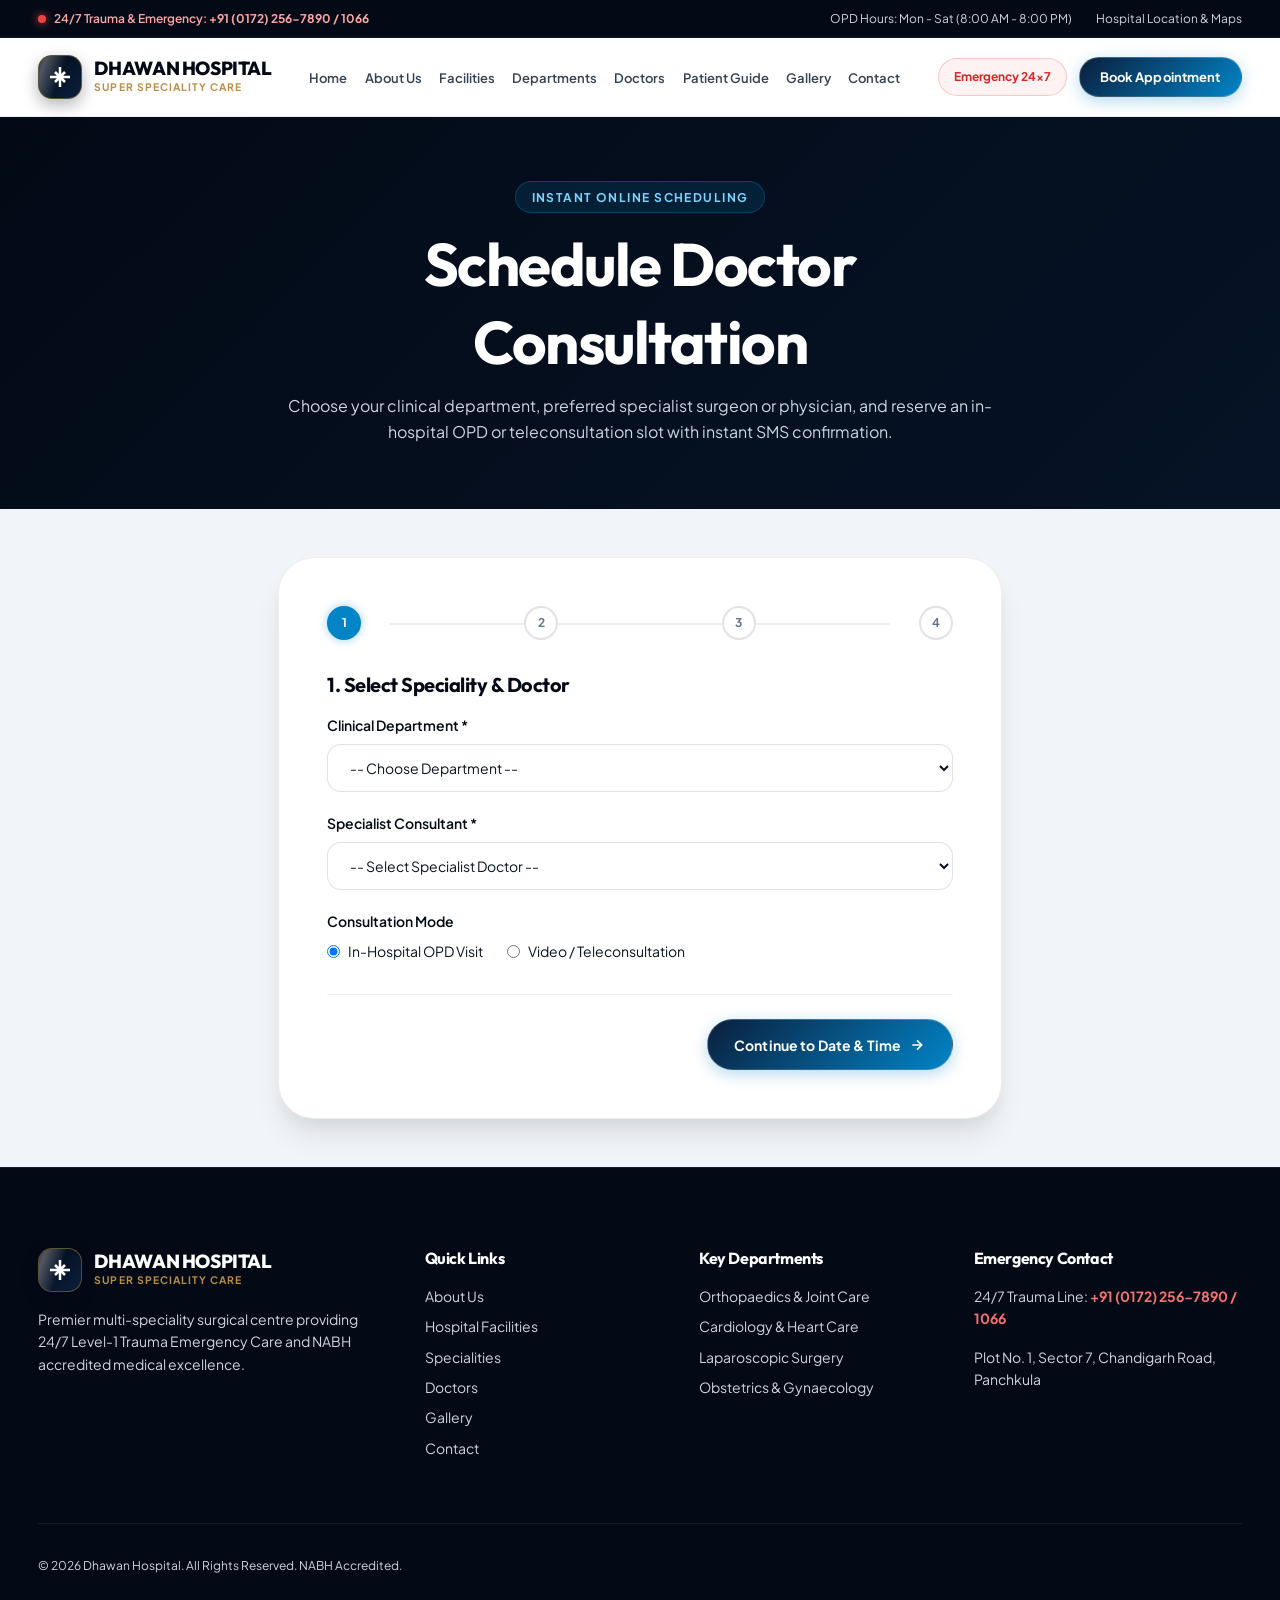
<file: appointment.html>
<!DOCTYPE html>
<html lang="en">
<head>
  <meta charset="UTF-8">
  <meta name="viewport" content="width=device-width, initial-scale=1.0">
  <meta name="description" content="Book Doctor Consultation Online - Schedule OPD appointments or video teleconsultations with senior specialist doctors at Dhawan Hospital.">
  <meta name="keywords" content="Dhawan Hospital Appointment, Book Doctor Panchkula, Online Hospital OPD Booking">
  <meta name="theme-color" content="#07172e">

  <title>Book Doctor Consultation | Dhawan Hospital</title>

  <!-- Google Fonts -->
  <link rel="preconnect" href="https://fonts.googleapis.com">
  <link rel="preconnect" href="https://fonts.gstatic.com" crossorigin>
  <link href="https://fonts.googleapis.com/css2?family=Outfit:wght@400;500;600;700;800&family=Plus+Jakarta+Sans:wght@300;400;500;600;700;800&display=swap" rel="stylesheet">

  <!-- Core CSS -->
  <link rel="stylesheet" href="css/variables.css">
  <link rel="stylesheet" href="css/base.css">
  <link rel="stylesheet" href="css/layout.css">
  <link rel="stylesheet" href="css/components.css">
  <link rel="stylesheet" href="css/responsive.css">
</head>
<body>

  <!-- Custom Cursor -->
  <div class="custom-cursor" aria-hidden="true"></div>
  <div class="cursor-follower" aria-hidden="true"></div>
  <div class="cursor-label" aria-hidden="true"></div>

  <!-- Top Emergency Bar -->
  <aside class="top-bar">
    <div class="container top-bar-inner">
      <div class="top-bar-left">
        <div class="emergency-ticker">
          <span class="emergency-dot"></span>
          <span>24/7 Trauma & Emergency: <strong>+91 (0172) 256-7890 / 1066</strong></span>
        </div>
      </div>
      <div class="top-bar-right">
        <span class="top-bar-link">OPD Hours: Mon - Sat (8:00 AM - 8:00 PM)</span>
        <a href="contact.html" class="top-bar-link">Hospital Location & Maps</a>
      </div>
    </div>
  </aside>

  <!-- Sticky Header -->
  <header class="site-header" id="site-header">
    <div class="container header-container">
      <a href="index.html" class="site-brand">
        <div class="brand-crest">
          <svg width="24" height="24" viewBox="0 0 24 24" fill="none" stroke="currentColor" stroke-width="2.5"><path d="M12 2v20M2 12h20M7 7l10 10M17 7L7 17"></path></svg>
        </div>
        <div class="brand-text">
          <span class="brand-name">DHAWAN HOSPITAL</span>
          <span class="brand-tagline">Super Speciality Care</span>
        </div>
      </a>

      <nav class="main-nav" id="main-nav">
        <ul class="nav-list">
          <li><a href="index.html" class="nav-link">Home</a></li>
          <li><a href="about.html" class="nav-link">About Us</a></li>
          <li><a href="facilities.html" class="nav-link">Facilities</a></li>
          <li><a href="departments.html" class="nav-link">Departments</a></li>
          <li><a href="doctors.html" class="nav-link">Doctors</a></li>
          <li><a href="patient-journey.html" class="nav-link">Patient Guide</a></li>
          <li><a href="gallery.html" class="nav-link">Gallery</a></li>
          <li><a href="contact.html" class="nav-link">Contact</a></li>
        </ul>
      </nav>

      <div class="header-actions">
        <a href="tel:1066" class="btn-header-emergency">
          <span>Emergency 24x7</span>
        </a>
        <a href="appointment.html" class="btn btn-primary btn-magnetic active">
          <span>Book Appointment</span>
        </a>
        <button type="button" class="mobile-nav-toggle" aria-label="Toggle navigation menu">
          <span class="hamburger-line"></span>
        </button>
      </div>
    </div>
  </header>

  <!-- Page Banner -->
  <section class="section-padding" style="background: linear-gradient(135deg, var(--color-primary-950) 0%, var(--color-primary-900) 100%); color: #fff; padding-top: clamp(3rem, 5vw, 5rem); padding-bottom: clamp(3rem, 5vw, 5rem);">
    <div class="container" style="text-align: center; max-width: 800px;">
      <div class="section-label dark" style="margin-left: auto; margin-right: auto;">Instant Online Scheduling</div>
      <h1 style="color: #fff; margin-bottom: var(--spacing-3);">Schedule Doctor Consultation</h1>
      <p style="color: var(--color-text-inverse-muted); font-size: var(--font-size-base);">
        Choose your clinical department, preferred specialist surgeon or physician, and reserve an in-hospital OPD or teleconsultation slot with instant SMS confirmation.
      </p>
    </div>
  </section>

  <!-- Main Booking Wizard Section -->
  <main id="main-content" style="background: var(--color-bg-alt); padding: var(--spacing-12) 0;">
    <div class="container" style="max-width: 800px;">
      
      <div style="background: #ffffff; border-radius: var(--radius-3xl); box-shadow: var(--shadow-xl); border: 1px solid var(--border-light); padding: clamp(1.5rem, 4vw, 3rem);">
        
        <!-- Wizard Progress Bar -->
        <div class="wizard-progress" style="margin-bottom: var(--spacing-8);">
          <div class="wizard-step-bullet active" id="bullet-1">1</div>
          <div class="wizard-step-bullet" id="bullet-2">2</div>
          <div class="wizard-step-bullet" id="bullet-3">3</div>
          <div class="wizard-step-bullet" id="bullet-4">4</div>
        </div>

        <form id="standalone-appointment-form" onsubmit="return false;">

          <!-- STEP 1: Department & Doctor -->
          <div class="form-step active" id="step-1">
            <h3 style="font-size: var(--font-size-xl); margin-bottom: var(--spacing-4);">1. Select Speciality & Doctor</h3>

            <div class="form-group">
              <label for="page-apt-department" class="form-label">Clinical Department *</label>
              <select id="page-apt-department" class="form-control" required>
                <option value="">-- Choose Department --</option>
                <option value="orthopaedics">Orthopaedics & Joint Replacement</option>
                <option value="cardiology">Cardiology & Heart Care</option>
                <option value="surgery">Laparoscopic & GI Surgery</option>
                <option value="gynaecology">Obstetrics & Gynaecology</option>
                <option value="neurology">Neurology & Spine Care</option>
                <option value="critical-care">Intensive & Critical Care</option>
              </select>
            </div>

            <div class="form-group">
              <label for="page-apt-doctor" class="form-label">Specialist Consultant *</label>
              <select id="page-apt-doctor" class="form-control" required>
                <option value="">-- Select Specialist Doctor --</option>
                <option value="dr-rk-dhawan">Dr. R. K. Dhawan (Chief Orthopaedic Surgeon)</option>
                <option value="dr-sunita-dhawan">Dr. Sunita Dhawan (Senior Gynaecologist)</option>
                <option value="dr-arvind-mehta">Dr. Arvind Mehta (Chief Cardiologist)</option>
                <option value="dr-priya-sharma">Dr. Priya Sharma (Senior Laparoscopic Surgeon)</option>
                <option value="dr-vikram-sen">Dr. Vikramaditya Sen (Consultant Neurologist)</option>
                <option value="dr-ananya-verma">Dr. Ananya Verma (Chief Intensivist)</option>
              </select>
            </div>

            <div class="form-group">
              <label class="form-label">Consultation Mode</label>
              <div style="display: flex; gap: var(--spacing-6);">
                <label style="display: flex; align-items: center; gap: var(--spacing-2); font-size: var(--font-size-sm); cursor: pointer;">
                  <input type="radio" name="page-mode" value="in-person" checked> In-Hospital OPD Visit
                </label>
                <label style="display: flex; align-items: center; gap: var(--spacing-2); font-size: var(--font-size-sm); cursor: pointer;">
                  <input type="radio" name="page-mode" value="telehealth"> Video / Teleconsultation
                </label>
              </div>
            </div>

            <div class="form-footer-actions">
              <div></div>
              <button type="button" class="btn btn-primary" id="btn-next-1">
                <span>Continue to Date & Time</span>
                <svg width="16" height="16" viewBox="0 0 24 24" fill="none" stroke="currentColor" stroke-width="2.5"><line x1="5" y1="12" x2="19" y2="12"></line><polyline points="12 5 19 12 12 19"></polyline></svg>
              </button>
            </div>
          </div>

          <!-- STEP 2: Date & Time Slot -->
          <div class="form-step" id="step-2">
            <h3 style="font-size: var(--font-size-xl); margin-bottom: var(--spacing-4);">2. Select Date & Preferred Slot</h3>

            <div class="form-grid-2">
              <div class="form-group">
                <label for="page-apt-date" class="form-label">Preferred Date *</label>
                <input type="date" id="page-apt-date" class="form-control" required value="2026-08-22">
              </div>
              <div class="form-group">
                <label for="page-apt-time" class="form-label">Time Window *</label>
                <select id="page-apt-time" class="form-control" required>
                  <option value="">-- Choose Slot --</option>
                  <option value="Morning (10:00 AM - 12:00 PM)" selected>Morning (10:00 AM - 12:00 PM)</option>
                  <option value="Afternoon (01:00 PM - 03:00 PM)">Afternoon (01:00 PM - 03:00 PM)</option>
                  <option value="Evening (04:00 PM - 07:00 PM)">Evening (04:00 PM - 07:00 PM)</option>
                </select>
              </div>
            </div>

            <div style="background: var(--color-accent-50); border: 1px solid var(--color-accent-100); padding: var(--spacing-4); border-radius: var(--radius-xl); font-size: var(--font-size-xs); color: var(--color-accent-600); margin-top: var(--spacing-4);">
              ℹ️ Consultation duration is typically 20-30 minutes. Please arrive 10 minutes before your slot.
            </div>

            <div class="form-footer-actions">
              <button type="button" class="btn btn-secondary" id="btn-prev-2">Back</button>
              <button type="button" class="btn btn-primary" id="btn-next-2">
                <span>Continue to Patient Details</span>
                <svg width="16" height="16" viewBox="0 0 24 24" fill="none" stroke="currentColor" stroke-width="2.5"><line x1="5" y1="12" x2="19" y2="12"></line><polyline points="12 5 19 12 12 19"></polyline></svg>
              </button>
            </div>
          </div>

          <!-- STEP 3: Patient Information -->
          <div class="form-step" id="step-3">
            <h3 style="font-size: var(--font-size-xl); margin-bottom: var(--spacing-4);">3. Patient Contact & Medical Notes</h3>

            <div class="form-grid-2">
              <div class="form-group">
                <label for="page-apt-name" class="form-label">Patient Full Name *</label>
                <input type="text" id="page-apt-name" class="form-control" placeholder="Ramesh Sharma" required value="Ramesh Sharma">
              </div>
              <div class="form-group">
                <label for="page-apt-phone" class="form-label">Mobile / WhatsApp Number *</label>
                <input type="tel" id="page-apt-phone" class="form-control" placeholder="+91 98765 43210" required value="+91 98765 43210">
              </div>
            </div>

            <div class="form-grid-2">
              <div class="form-group">
                <label for="page-apt-email" class="form-label">Email Address</label>
                <input type="email" id="page-apt-email" class="form-control" placeholder="ramesh@example.com">
              </div>
              <div class="form-group">
                <label for="page-apt-age" class="form-label">Age & Gender</label>
                <input type="text" id="page-apt-age" class="form-control" placeholder="52 Yrs, Male" value="52 Yrs, Male">
              </div>
            </div>

            <div class="form-group">
              <label for="page-apt-notes" class="form-label">Reason for Visit / Past History</label>
              <textarea id="page-apt-notes" class="form-control" rows="3" placeholder="Describe symptoms or ongoing medications..."></textarea>
            </div>

            <div class="form-footer-actions">
              <button type="button" class="btn btn-secondary" id="btn-prev-3">Back</button>
              <button type="button" class="btn btn-primary" id="btn-next-3">
                <span>Confirm & Generate Booking Slip</span>
                <svg width="16" height="16" viewBox="0 0 24 24" fill="none" stroke="currentColor" stroke-width="2.5"><line x1="5" y1="12" x2="19" y2="12"></line><polyline points="12 5 19 12 12 19"></polyline></svg>
              </button>
            </div>
          </div>

          <!-- STEP 4: Confirmation Slip -->
          <div class="form-step" id="step-4">
            <div style="text-align: center; margin-bottom: var(--spacing-6);">
              <div style="width: 60px; height: 60px; border-radius: 50%; background: var(--color-success-50); color: var(--color-success-600); display: inline-flex; align-items: center; justify-content: center; font-size: 2rem; margin-bottom: var(--spacing-3);">✓</div>
              <h3 style="font-size: var(--font-size-2xl); margin-bottom: 4px;">Appointment Confirmed!</h3>
              <p style="font-size: var(--font-size-sm); color: var(--color-text-secondary);">Your consultation slot has been reserved in our hospital OPD management system.</p>
            </div>

            <div id="page-confirmation-card">
              <!-- Rendered via JS -->
            </div>
          </div>

        </form>

      </div>

    </div>
  </main>

  <!-- Footer -->
  <footer class="site-footer" id="contact">
    <div class="container">
      <div class="footer-top">
        <div>
          <div class="site-brand" style="margin-bottom: var(--spacing-4);">
            <div class="brand-crest"><svg width="24" height="24" viewBox="0 0 24 24" fill="none" stroke="currentColor" stroke-width="2.5"><path d="M12 2v20M2 12h20M7 7l10 10M17 7L7 17"></path></svg></div>
            <div class="brand-text"><span class="brand-name" style="color: #fff;">DHAWAN HOSPITAL</span><span class="brand-tagline">Super Speciality Care</span></div>
          </div>
          <p style="color: var(--color-text-inverse-muted); font-size: var(--font-size-sm);">Premier multi-speciality surgical centre providing 24/7 Level-1 Trauma Emergency Care and NABH accredited medical excellence.</p>
        </div>
        <div>
          <h4 style="color: #fff; font-size: var(--font-size-base); margin-bottom: var(--spacing-4);">Quick Links</h4>
          <ul style="display: flex; flex-direction: column; gap: var(--spacing-2); font-size: var(--font-size-sm);">
            <li><a href="about.html" style="color: var(--color-text-inverse-muted);">About Us</a></li>
            <li><a href="facilities.html" style="color: var(--color-text-inverse-muted);">Hospital Facilities</a></li>
            <li><a href="departments.html" style="color: var(--color-text-inverse-muted);">Specialities</a></li>
            <li><a href="doctors.html" style="color: var(--color-text-inverse-muted);">Doctors</a></li>
            <li><a href="gallery.html" style="color: var(--color-text-inverse-muted);">Gallery</a></li>
            <li><a href="contact.html" style="color: var(--color-text-inverse-muted);">Contact</a></li>
          </ul>
        </div>
        <div>
          <h4 style="color: #fff; font-size: var(--font-size-base); margin-bottom: var(--spacing-4);">Key Departments</h4>
          <ul style="display: flex; flex-direction: column; gap: var(--spacing-2); font-size: var(--font-size-sm);">
            <li><a href="departments.html" style="color: var(--color-text-inverse-muted);">Orthopaedics & Joint Care</a></li>
            <li><a href="departments.html" style="color: var(--color-text-inverse-muted);">Cardiology & Heart Care</a></li>
            <li><a href="departments.html" style="color: var(--color-text-inverse-muted);">Laparoscopic Surgery</a></li>
            <li><a href="departments.html" style="color: var(--color-text-inverse-muted);">Obstetrics & Gynaecology</a></li>
          </ul>
        </div>
        <div>
          <h4 style="color: #fff; font-size: var(--font-size-base); margin-bottom: var(--spacing-4);">Emergency Contact</h4>
          <p style="color: var(--color-text-inverse-muted); font-size: var(--font-size-sm);">24/7 Trauma Line: <a href="tel:1066" style="color: #f87171; font-weight: bold;">+91 (0172) 256-7890 / 1066</a></p>
          <p style="color: var(--color-text-inverse-muted); font-size: var(--font-size-sm);">Plot No. 1, Sector 7, Chandigarh Road, Panchkula</p>
        </div>
      </div>
      <div class="footer-bottom">
        <div>© 2026 Dhawan Hospital. All Rights Reserved. NABH Accredited.</div>
      </div>
    </div>
  </footer>

  <!-- Scripts -->
  <script type="module" src="js/main.js"></script>

  <!-- Standalone Appointment Controller -->
  <script>
    document.addEventListener("DOMContentLoaded", () => {
      // Auto pre-fill from URL params
      const params = new URLSearchParams(window.location.search);
      const urlDept = params.get('dept');
      const urlDoc = params.get('doctor');

      const deptEl = document.getElementById('page-apt-department');
      const docEl = document.getElementById('page-apt-doctor');

      if (urlDept && deptEl) deptEl.value = urlDept;
      if (urlDoc && docEl) docEl.value = urlDoc;

      // Multi-step navigation
      const step1 = document.getElementById('step-1');
      const step2 = document.getElementById('step-2');
      const step3 = document.getElementById('step-3');
      const step4 = document.getElementById('step-4');

      const b1 = document.getElementById('bullet-1');
      const b2 = document.getElementById('bullet-2');
      const b3 = document.getElementById('bullet-3');
      const b4 = document.getElementById('bullet-4');

      document.getElementById('btn-next-1')?.addEventListener('click', () => {
        if (!deptEl.value) return alert('Please select a department.');
        if (!docEl.value) return alert('Please select a doctor.');
        step1.classList.remove('active');
        step2.classList.add('active');
        b1.classList.add('completed');
        b2.classList.add('active');
      });

      document.getElementById('btn-prev-2')?.addEventListener('click', () => {
        step2.classList.remove('active');
        step1.classList.add('active');
        b2.classList.remove('active');
        b1.classList.add('active');
      });

      document.getElementById('btn-next-2')?.addEventListener('click', () => {
        const date = document.getElementById('page-apt-date').value;
        const time = document.getElementById('page-apt-time').value;
        if (!date || !time) return alert('Please choose date and time slot.');
        step2.classList.remove('active');
        step3.classList.add('active');
        b2.classList.add('completed');
        b3.classList.add('active');
      });

      document.getElementById('btn-prev-3')?.addEventListener('click', () => {
        step3.classList.remove('active');
        step2.classList.add('active');
        b3.classList.remove('active');
        b2.classList.add('active');
      });

      document.getElementById('btn-next-3')?.addEventListener('click', () => {
        const name = document.getElementById('page-apt-name').value.trim();
        const phone = document.getElementById('page-apt-phone').value.trim();
        if (!name || !phone) return alert('Please enter patient name and contact phone.');

        step3.classList.remove('active');
        step4.classList.add('active');
        b3.classList.add('completed');
        b4.classList.add('active', 'completed');

        // Render confirmation slip
        const ref = 'DHM-OPD-' + Math.floor(100000 + Math.random() * 900000);
        const deptText = deptEl.options[deptEl.selectedIndex].text;
        const docText = docEl.options[docEl.selectedIndex].text;
        const dateVal = document.getElementById('page-apt-date').value;
        const timeVal = document.getElementById('page-apt-time').value;

        document.getElementById('page-confirmation-card').innerHTML = `
          <div style="background: var(--color-bg-alt); border-radius: var(--radius-2xl); padding: 1.5rem; border: 1px solid var(--border-light); margin-bottom: 1.5rem;">
            <div style="display: flex; justify-content: space-between; align-items: center; border-bottom: 1px dashed var(--border-medium); padding-bottom: 1rem; margin-bottom: 1rem;">
              <div>
                <span style="font-size: 0.75rem; text-transform: uppercase; color: var(--color-text-muted); font-weight: 700;">Booking Reference ID</span>
                <div style="font-family: var(--font-family-display); font-size: 1.5rem; font-weight: 800; color: var(--color-primary-900);">${ref}</div>
              </div>
              <span style="background: var(--color-success-50); color: var(--color-success-600); font-weight: 700; font-size: 0.8rem; padding: 0.35rem 0.85rem; border-radius: 999px;">Confirmed</span>
            </div>
            <div style="display: grid; grid-template-columns: 1fr 1fr; gap: 0.85rem; font-size: 0.875rem;">
              <div><strong>Patient:</strong> <span style="color: var(--color-text-secondary);">${name}</span></div>
              <div><strong>Phone:</strong> <span style="color: var(--color-text-secondary);">${phone}</span></div>
              <div><strong>Department:</strong> <span style="color: var(--color-text-secondary);">${deptText}</span></div>
              <div><strong>Doctor:</strong> <span style="color: var(--color-text-secondary);">${docText}</span></div>
              <div><strong>Date:</strong> <span style="color: var(--color-text-secondary);">${dateVal}</span></div>
              <div><strong>Slot:</strong> <span style="color: var(--color-text-secondary);">${timeVal}</span></div>
            </div>
          </div>
          <div style="display: flex; gap: 1rem; justify-content: center; flex-wrap: wrap;">
            <button type="button" class="btn btn-primary" onclick="window.print();">
              🖨️ Print / Save OPD Slip
            </button>
            <a href="index.html" class="btn btn-secondary">
              Back to Home
            </a>
          </div>
        `;
      });
    });
  </script>
</body>
</html>
</file>
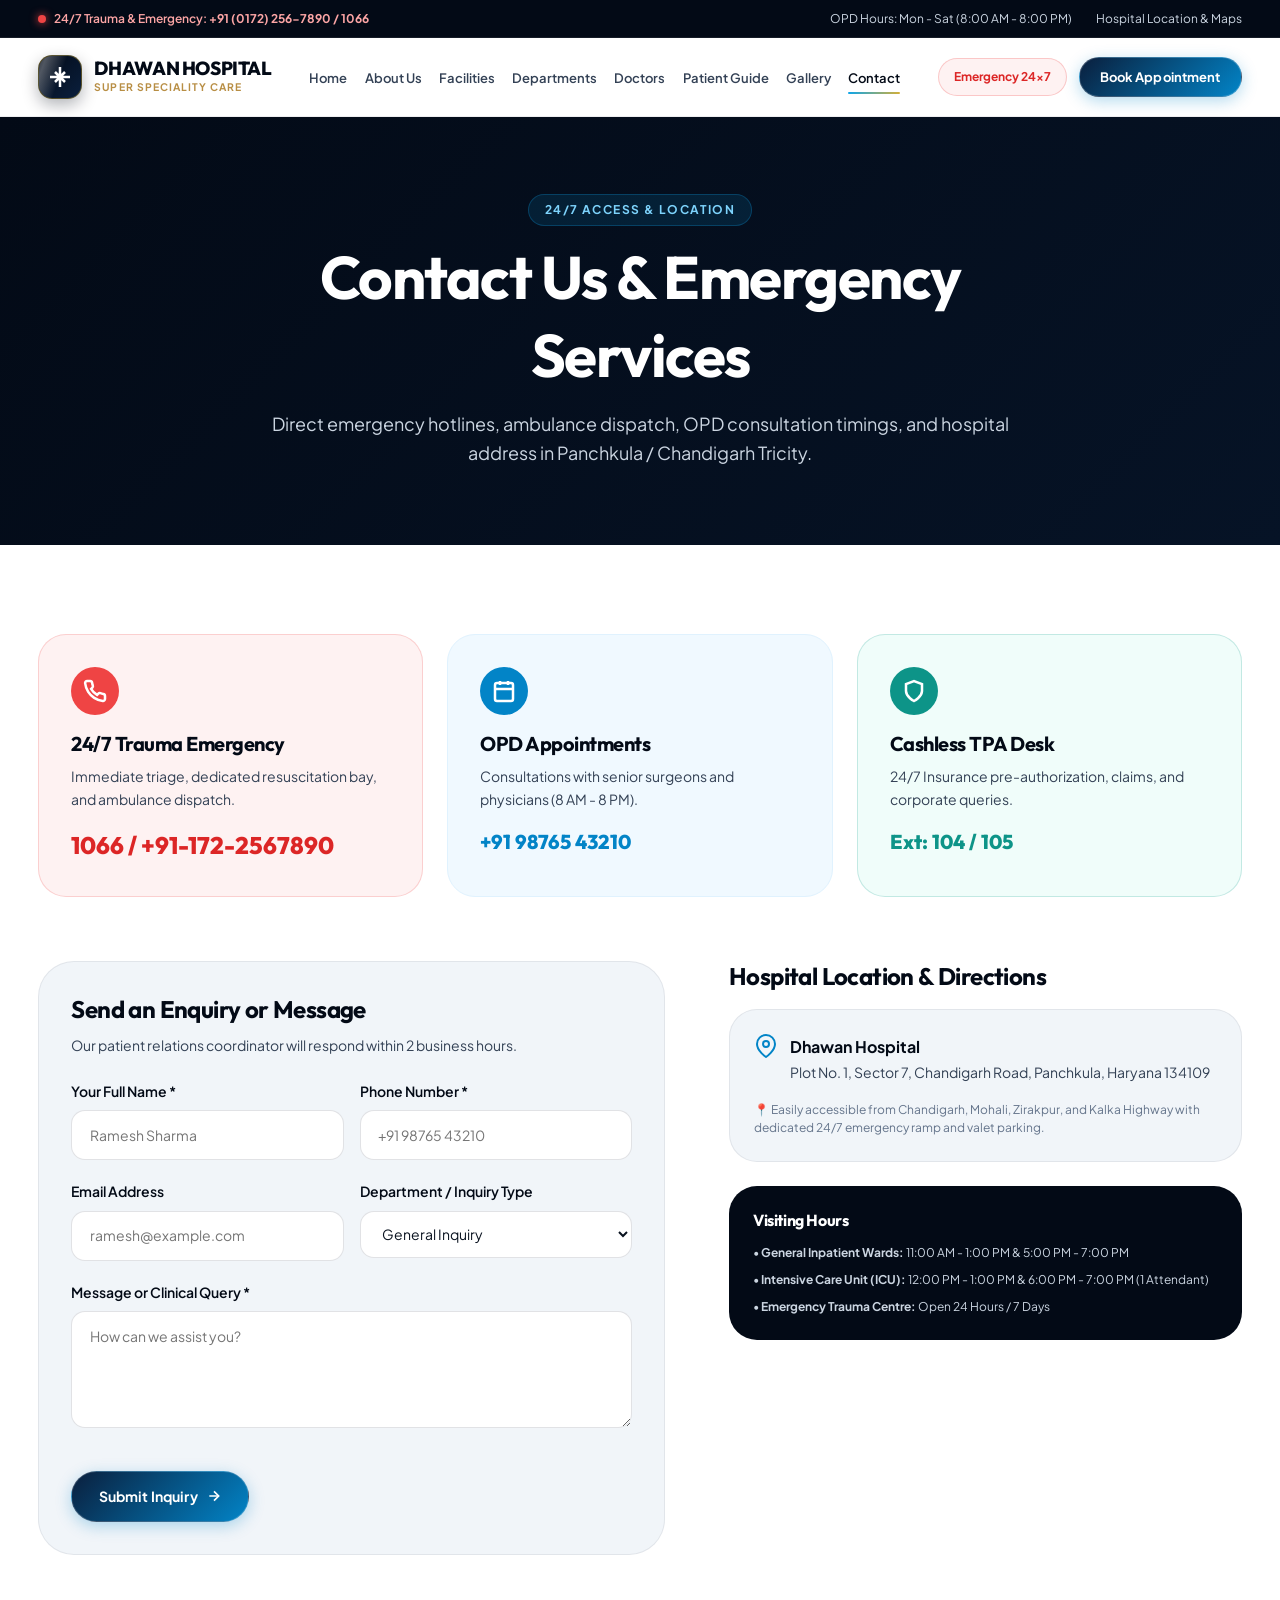
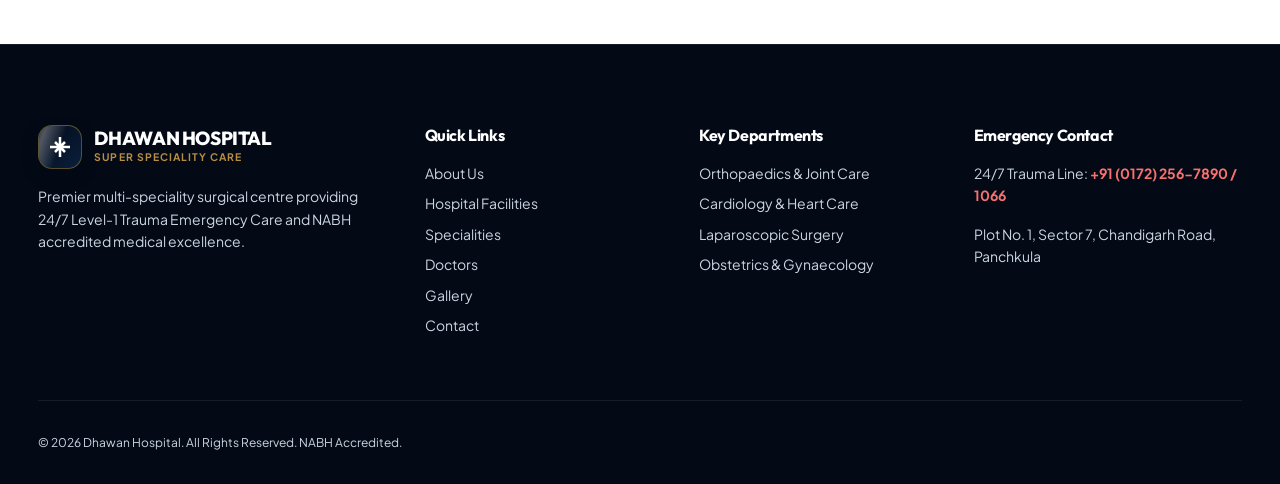
<file: contact.html>
<!DOCTYPE html>
<html lang="en">
<head>
  <meta charset="UTF-8">
  <meta name="viewport" content="width=device-width, initial-scale=1.0">
  <meta name="description" content="Contact Dhawan Hospital - 24/7 Emergency Trauma helpline, OPD appointments, hospital address in Panchkula, interactive maps, and direct department extensions.">
  <meta name="keywords" content="Dhawan Hospital Contact, Emergency Hospital Panchkula, Hospital Location Chandigarh Road, Phone Number">
  <meta name="theme-color" content="#07172e">

  <title>Contact Us & Emergency 24/7 | Dhawan Hospital</title>

  <!-- Google Fonts -->
  <link rel="preconnect" href="https://fonts.googleapis.com">
  <link rel="preconnect" href="https://fonts.gstatic.com" crossorigin>
  <link href="https://fonts.googleapis.com/css2?family=Outfit:wght@400;500;600;700;800&family=Plus+Jakarta+Sans:wght@300;400;500;600;700;800&display=swap" rel="stylesheet">

  <!-- Core CSS -->
  <link rel="stylesheet" href="css/variables.css">
  <link rel="stylesheet" href="css/base.css">
  <link rel="stylesheet" href="css/layout.css">
  <link rel="stylesheet" href="css/components.css">
  <link rel="stylesheet" href="css/responsive.css">
</head>
<body>

  <!-- Custom Cursor -->
  <div class="custom-cursor" aria-hidden="true"></div>
  <div class="cursor-follower" aria-hidden="true"></div>
  <div class="cursor-label" aria-hidden="true"></div>

  <!-- Top Emergency Bar -->
  <aside class="top-bar">
    <div class="container top-bar-inner">
      <div class="top-bar-left">
        <div class="emergency-ticker">
          <span class="emergency-dot"></span>
          <span>24/7 Trauma & Emergency: <strong>+91 (0172) 256-7890 / 1066</strong></span>
        </div>
      </div>
      <div class="top-bar-right">
        <span class="top-bar-link">OPD Hours: Mon - Sat (8:00 AM - 8:00 PM)</span>
        <a href="contact.html" class="top-bar-link">Hospital Location & Maps</a>
      </div>
    </div>
  </aside>

  <!-- Sticky Header -->
  <header class="site-header" id="site-header">
    <div class="container header-container">
      <a href="index.html" class="site-brand">
        <div class="brand-crest">
          <svg width="24" height="24" viewBox="0 0 24 24" fill="none" stroke="currentColor" stroke-width="2.5"><path d="M12 2v20M2 12h20M7 7l10 10M17 7L7 17"></path></svg>
        </div>
        <div class="brand-text">
          <span class="brand-name">DHAWAN HOSPITAL</span>
          <span class="brand-tagline">Super Speciality Care</span>
        </div>
      </a>

      <nav class="main-nav" id="main-nav">
        <ul class="nav-list">
          <li><a href="index.html" class="nav-link">Home</a></li>
          <li><a href="about.html" class="nav-link">About Us</a></li>
          <li><a href="facilities.html" class="nav-link">Facilities</a></li>
          <li><a href="departments.html" class="nav-link">Departments</a></li>
          <li><a href="doctors.html" class="nav-link">Doctors</a></li>
          <li><a href="patient-journey.html" class="nav-link">Patient Guide</a></li>
          <li><a href="gallery.html" class="nav-link">Gallery</a></li>
          <li><a href="contact.html" class="nav-link active">Contact</a></li>
        </ul>
      </nav>

      <div class="header-actions">
        <a href="tel:1066" class="btn-header-emergency">
          <span>Emergency 24x7</span>
        </a>
        <a href="appointment.html" class="btn btn-primary btn-magnetic">
          <span>Book Appointment</span>
        </a>
        <button type="button" class="mobile-nav-toggle" aria-label="Toggle navigation menu">
          <span class="hamburger-line"></span>
        </button>
      </div>
    </div>
  </header>

  <!-- Page Banner -->
  <section class="section-padding" style="background: linear-gradient(135deg, var(--color-primary-950) 0%, var(--color-primary-900) 100%); color: #fff; padding-top: clamp(4rem, 6vw, 6rem); padding-bottom: clamp(4rem, 6vw, 6rem);">
    <div class="container" style="text-align: center; max-width: 840px;">
      <div class="section-label dark" style="margin-left: auto; margin-right: auto;">24/7 Access & Location</div>
      <h1 style="color: #fff; margin-bottom: var(--spacing-4);">Contact Us & Emergency Services</h1>
      <p style="color: var(--color-text-inverse-muted); font-size: var(--font-size-lg);">
        Direct emergency hotlines, ambulance dispatch, OPD consultation timings, and hospital address in Panchkula / Chandigarh Tricity.
      </p>
    </div>
  </section>

  <!-- Main Content -->
  <main id="main-content">

    <section class="section-padding" style="background: #ffffff;">
      <div class="container">

        <!-- Contact Cards Grid -->
        <div style="display: grid; grid-template-columns: repeat(auto-fit, minmax(280px, 1fr)); gap: var(--spacing-6); margin-bottom: var(--spacing-16);">

          <!-- Emergency Card -->
          <div style="background: var(--color-emergency-50); border: 1px solid rgba(239,68,68,0.2); padding: var(--spacing-8); border-radius: var(--radius-2xl);">
            <div style="width: 48px; height: 48px; border-radius: 50%; background: var(--color-emergency-500); color: #fff; display: flex; align-items: center; justify-content: center; margin-bottom: var(--spacing-4);">
              <svg width="24" height="24" viewBox="0 0 24 24" fill="none" stroke="currentColor" stroke-width="2.5"><path d="M22 16.92v3a2 2 0 0 1-2.18 2 19.79 19.79 0 0 1-8.63-3.07 19.5 19.5 0 0 1-6-6 19.79 19.79 0 0 1-3.07-8.67A2 2 0 0 1 4.11 2h3a2 2 0 0 1 2 1.72 12.84 12.84 0 0 0 .7 2.81 2 2 0 0 1-.45 2.11L8.09 9.91a16 16 0 0 0 6 6l1.27-1.27a2 2 0 0 1 2.11-.45 12.84 12.84 0 0 0 2.81.7A2 2 0 0 1 22 16.92z"></path></svg>
            </div>
            <h3 style="font-size: var(--font-size-xl); margin-bottom: var(--spacing-2); color: var(--color-primary-950);">24/7 Trauma Emergency</h3>
            <p style="font-size: var(--font-size-sm); color: var(--color-text-secondary); margin-bottom: var(--spacing-4);">Immediate triage, dedicated resuscitation bay, and ambulance dispatch.</p>
            <a href="tel:1066" style="font-family: var(--font-family-display); font-size: 1.5rem; font-weight: 800; color: var(--color-emergency-600); display: block;">1066 / +91-172-2567890</a>
          </div>

          <!-- Appointments Card -->
          <div style="background: var(--color-accent-50); border: 1px solid var(--color-accent-100); padding: var(--spacing-8); border-radius: var(--radius-2xl);">
            <div style="width: 48px; height: 48px; border-radius: 50%; background: var(--color-accent-600); color: #fff; display: flex; align-items: center; justify-content: center; margin-bottom: var(--spacing-4);">
              <svg width="24" height="24" viewBox="0 0 24 24" fill="none" stroke="currentColor" stroke-width="2.5"><rect x="3" y="4" width="18" height="18" rx="2" ry="2"></rect><line x1="16" y1="2" x2="16" y2="6"></line><line x1="8" y1="2" x2="8" y2="6"></line><line x1="3" y1="10" x2="21" y2="10"></line></svg>
            </div>
            <h3 style="font-size: var(--font-size-xl); margin-bottom: var(--spacing-2); color: var(--color-primary-950);">OPD Appointments</h3>
            <p style="font-size: var(--font-size-sm); color: var(--color-text-secondary); margin-bottom: var(--spacing-4);">Consultations with senior surgeons and physicians (8 AM - 8 PM).</p>
            <a href="tel:+919876543210" style="font-family: var(--font-family-display); font-size: 1.25rem; font-weight: 800; color: var(--color-accent-600); display: block;">+91 98765 43210</a>
          </div>

          <!-- Insurance / TPA Card -->
          <div style="background: var(--color-teal-50); border: 1px solid rgba(13,148,136,0.2); padding: var(--spacing-8); border-radius: var(--radius-2xl);">
            <div style="width: 48px; height: 48px; border-radius: 50%; background: var(--color-teal-600); color: #fff; display: flex; align-items: center; justify-content: center; margin-bottom: var(--spacing-4);">
              <svg width="24" height="24" viewBox="0 0 24 24" fill="none" stroke="currentColor" stroke-width="2.5"><path d="M12 22s8-4 8-10V5l-8-3-8 3v7c0 6 8 10 8 10z"></path></svg>
            </div>
            <h3 style="font-size: var(--font-size-xl); margin-bottom: var(--spacing-2); color: var(--color-primary-950);">Cashless TPA Desk</h3>
            <p style="font-size: var(--font-size-sm); color: var(--color-text-secondary); margin-bottom: var(--spacing-4);">24/7 Insurance pre-authorization, claims, and corporate queries.</p>
            <a href="tel:+911722567890" style="font-family: var(--font-family-display); font-size: 1.25rem; font-weight: 800; color: var(--color-teal-600); display: block;">Ext: 104 / 105</a>
          </div>

        </div>

        <!-- Split Form & Location -->
        <div style="display: grid; grid-template-columns: 1.1fr 0.9fr; gap: clamp(2rem, 5vw, 5rem);">
          
          <!-- Contact Form -->
          <div style="background: var(--color-bg-alt); padding: var(--spacing-8); border-radius: var(--radius-3xl); border: 1px solid var(--border-light);">
            <h3 style="font-size: var(--font-size-2xl); margin-bottom: var(--spacing-2);">Send an Enquiry or Message</h3>
            <p style="font-size: var(--font-size-sm); color: var(--color-text-secondary); margin-bottom: var(--spacing-6);">Our patient relations coordinator will respond within 2 business hours.</p>

            <form onsubmit="event.preventDefault(); alert('Thank you for contacting Dhawan Hospital. Our team will get back to you shortly.'); this.reset();">
              <div class="form-grid-2">
                <div class="form-group">
                  <label class="form-label">Your Full Name *</label>
                  <input type="text" class="form-control" placeholder="Ramesh Sharma" required>
                </div>
                <div class="form-group">
                  <label class="form-label">Phone Number *</label>
                  <input type="tel" class="form-control" placeholder="+91 98765 43210" required>
                </div>
              </div>

              <div class="form-grid-2">
                <div class="form-group">
                  <label class="form-label">Email Address</label>
                  <input type="email" class="form-control" placeholder="ramesh@example.com">
                </div>
                <div class="form-group">
                  <label class="form-label">Department / Inquiry Type</label>
                  <select class="form-control">
                    <option>General Inquiry</option>
                    <option>Orthopaedics & Joint Replacement</option>
                    <option>Cardiology & Heart Care</option>
                    <option>Laparoscopic Surgery</option>
                    <option>Obstetrics & Gynaecology</option>
                    <option>Cashless Insurance & TPA</option>
                  </select>
                </div>
              </div>

              <div class="form-group">
                <label class="form-label">Message or Clinical Query *</label>
                <textarea class="form-control" rows="4" placeholder="How can we assist you?" required></textarea>
              </div>

              <button type="submit" class="btn btn-primary btn-magnetic" style="margin-top: var(--spacing-4);">
                <span>Submit Inquiry</span>
                <svg width="16" height="16" viewBox="0 0 24 24" fill="none" stroke="currentColor" stroke-width="2.5"><line x1="5" y1="12" x2="19" y2="12"></line><polyline points="12 5 19 12 12 19"></polyline></svg>
              </button>
            </form>
          </div>

          <!-- Location & Directions -->
          <div>
            <h3 style="font-size: var(--font-size-2xl); margin-bottom: var(--spacing-4);">Hospital Location & Directions</h3>
            
            <div style="background: var(--color-bg-alt); padding: var(--spacing-6); border-radius: var(--radius-2xl); border: 1px solid var(--border-light); margin-bottom: var(--spacing-6);">
              <div style="display: flex; gap: var(--spacing-3); margin-bottom: var(--spacing-4);">
                <div style="color: var(--color-accent-600);"><svg width="24" height="24" viewBox="0 0 24 24" fill="none" stroke="currentColor" stroke-width="2"><path d="M21 10c0 7-9 13-9 13s-9-6-9-13a9 9 0 0 1 18 0z"></path><circle cx="12" cy="10" r="3"></circle></svg></div>
                <div>
                  <strong style="color: var(--color-primary-950); display: block; font-size: var(--font-size-base);">Dhawan Hospital</strong>
                  <span style="font-size: var(--font-size-sm); color: var(--color-text-secondary);">Plot No. 1, Sector 7, Chandigarh Road, Panchkula, Haryana 134109</span>
                </div>
              </div>
              <p style="font-size: var(--font-size-xs); color: var(--color-text-muted); line-height: 1.5; margin-bottom: 0;">
                📍 Easily accessible from Chandigarh, Mohali, Zirakpur, and Kalka Highway with dedicated 24/7 emergency ramp and valet parking.
              </p>
            </div>

            <div style="background: var(--color-primary-950); color: #fff; padding: var(--spacing-6); border-radius: var(--radius-2xl);">
              <h4 style="color: #fff; font-size: var(--font-size-base); margin-bottom: var(--spacing-3);">Visiting Hours</h4>
              <ul style="display: flex; flex-direction: column; gap: var(--spacing-2); font-size: var(--font-size-xs); color: var(--color-text-inverse-muted);">
                <li>• <strong>General Inpatient Wards:</strong> 11:00 AM - 1:00 PM & 5:00 PM - 7:00 PM</li>
                <li>• <strong>Intensive Care Unit (ICU):</strong> 12:00 PM - 1:00 PM & 6:00 PM - 7:00 PM (1 Attendant)</li>
                <li>• <strong>Emergency Trauma Centre:</strong> Open 24 Hours / 7 Days</li>
              </ul>
            </div>
          </div>

        </div>

      </div>
    </section>

  </main>

  <!-- Footer -->
  <footer class="site-footer" id="contact">
    <div class="container">
      <div class="footer-top">
        <div>
          <div class="site-brand" style="margin-bottom: var(--spacing-4);">
            <div class="brand-crest"><svg width="24" height="24" viewBox="0 0 24 24" fill="none" stroke="currentColor" stroke-width="2.5"><path d="M12 2v20M2 12h20M7 7l10 10M17 7L7 17"></path></svg></div>
            <div class="brand-text"><span class="brand-name" style="color: #fff;">DHAWAN HOSPITAL</span><span class="brand-tagline">Super Speciality Care</span></div>
          </div>
          <p style="color: var(--color-text-inverse-muted); font-size: var(--font-size-sm);">Premier multi-speciality surgical centre providing 24/7 Level-1 Trauma Emergency Care and NABH accredited medical excellence.</p>
        </div>
        <div>
          <h4 style="color: #fff; font-size: var(--font-size-base); margin-bottom: var(--spacing-4);">Quick Links</h4>
          <ul style="display: flex; flex-direction: column; gap: var(--spacing-2); font-size: var(--font-size-sm);">
            <li><a href="about.html" style="color: var(--color-text-inverse-muted);">About Us</a></li>
            <li><a href="facilities.html" style="color: var(--color-text-inverse-muted);">Hospital Facilities</a></li>
            <li><a href="departments.html" style="color: var(--color-text-inverse-muted);">Specialities</a></li>
            <li><a href="doctors.html" style="color: var(--color-text-inverse-muted);">Doctors</a></li>
            <li><a href="gallery.html" style="color: var(--color-text-inverse-muted);">Gallery</a></li>
            <li><a href="contact.html" style="color: var(--color-text-inverse-muted);">Contact</a></li>
          </ul>
        </div>
        <div>
          <h4 style="color: #fff; font-size: var(--font-size-base); margin-bottom: var(--spacing-4);">Key Departments</h4>
          <ul style="display: flex; flex-direction: column; gap: var(--spacing-2); font-size: var(--font-size-sm);">
            <li><a href="departments.html" style="color: var(--color-text-inverse-muted);">Orthopaedics & Joint Care</a></li>
            <li><a href="departments.html" style="color: var(--color-text-inverse-muted);">Cardiology & Heart Care</a></li>
            <li><a href="departments.html" style="color: var(--color-text-inverse-muted);">Laparoscopic Surgery</a></li>
            <li><a href="departments.html" style="color: var(--color-text-inverse-muted);">Obstetrics & Gynaecology</a></li>
          </ul>
        </div>
        <div>
          <h4 style="color: #fff; font-size: var(--font-size-base); margin-bottom: var(--spacing-4);">Emergency Contact</h4>
          <p style="color: var(--color-text-inverse-muted); font-size: var(--font-size-sm);">24/7 Trauma Line: <a href="tel:1066" style="color: #f87171; font-weight: bold;">+91 (0172) 256-7890 / 1066</a></p>
          <p style="color: var(--color-text-inverse-muted); font-size: var(--font-size-sm);">Plot No. 1, Sector 7, Chandigarh Road, Panchkula</p>
        </div>
      </div>
      <div class="footer-bottom">
        <div>© 2026 Dhawan Hospital. All Rights Reserved. NABH Accredited.</div>
      </div>
    </div>
  </footer>

  <!-- Scripts -->
  <script type="module" src="js/main.js"></script>
</body>
</html>
</file>
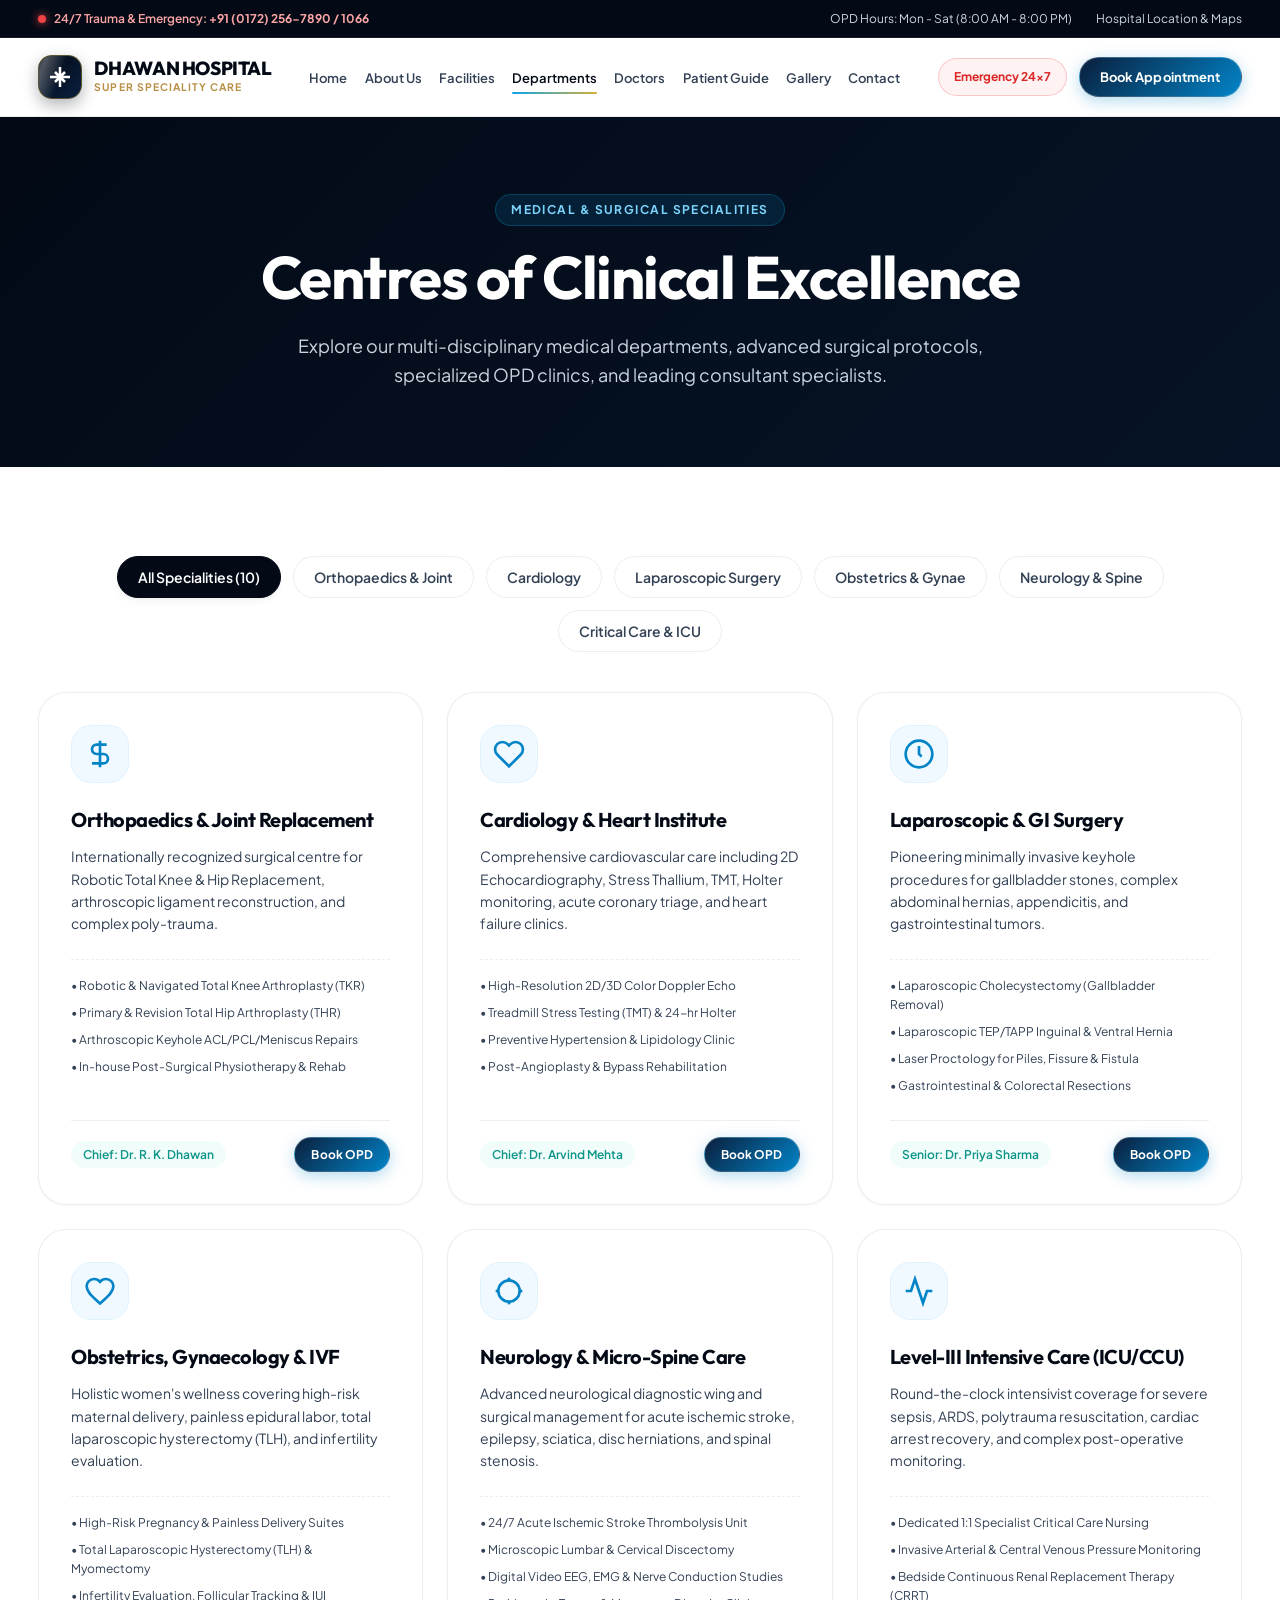
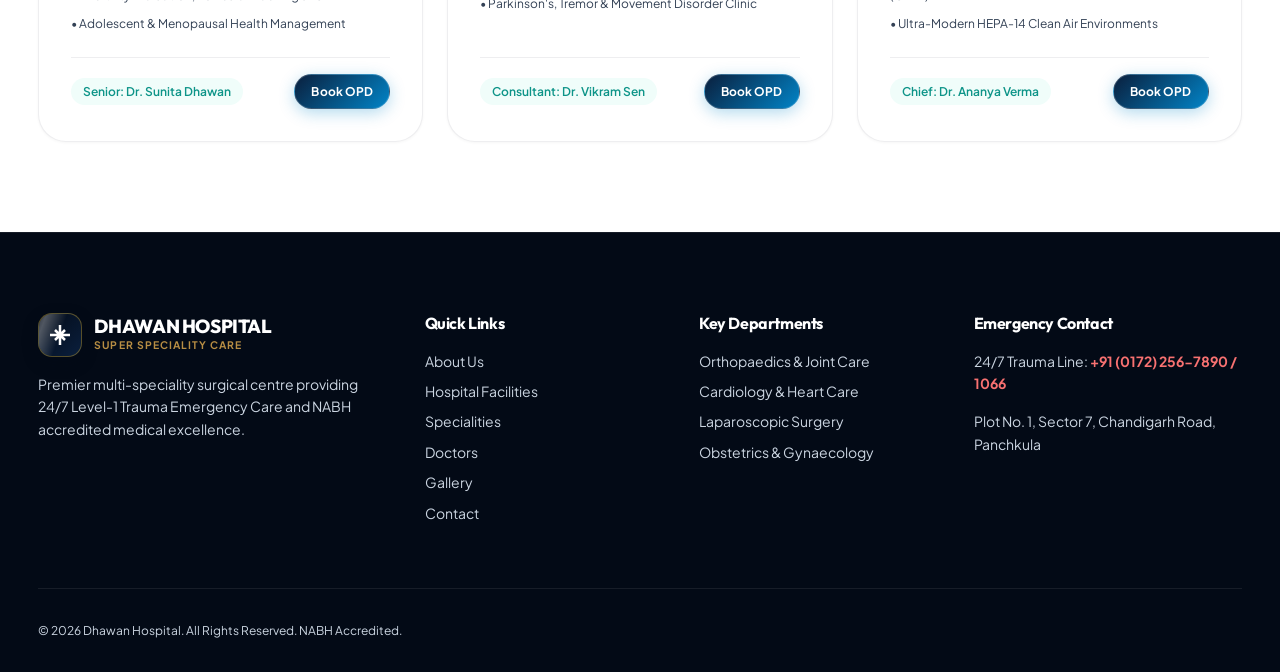
<file: departments.html>
<!DOCTYPE html>
<html lang="en">
<head>
  <meta charset="UTF-8">
  <meta name="viewport" content="width=device-width, initial-scale=1.0">
  <meta name="description" content="Centres of Clinical Excellence - Explore Dhawan Hospital's specialized medical and surgical departments including Orthopaedics, Cardiology, Laparoscopy, and Gynaecology.">
  <meta name="keywords" content="Dhawan Hospital Departments, Orthopaedics Panchkula, Cardiology Panchkula, Laparoscopic Surgery, Obstetrics Gynaecology">
  <meta name="theme-color" content="#07172e">

  <title>Clinical Departments & Specialities | Dhawan Hospital</title>

  <!-- Google Fonts -->
  <link rel="preconnect" href="https://fonts.googleapis.com">
  <link rel="preconnect" href="https://fonts.gstatic.com" crossorigin>
  <link href="https://fonts.googleapis.com/css2?family=Outfit:wght@400;500;600;700;800&family=Plus+Jakarta+Sans:wght@300;400;500;600;700;800&display=swap" rel="stylesheet">

  <!-- Core CSS -->
  <link rel="stylesheet" href="css/variables.css">
  <link rel="stylesheet" href="css/base.css">
  <link rel="stylesheet" href="css/layout.css">
  <link rel="stylesheet" href="css/components.css">
  <link rel="stylesheet" href="css/responsive.css">
</head>
<body>

  <!-- Custom Cursor -->
  <div class="custom-cursor" aria-hidden="true"></div>
  <div class="cursor-follower" aria-hidden="true"></div>
  <div class="cursor-label" aria-hidden="true"></div>

  <!-- Top Emergency Bar -->
  <aside class="top-bar">
    <div class="container top-bar-inner">
      <div class="top-bar-left">
        <div class="emergency-ticker">
          <span class="emergency-dot"></span>
          <span>24/7 Trauma & Emergency: <strong>+91 (0172) 256-7890 / 1066</strong></span>
        </div>
      </div>
      <div class="top-bar-right">
        <span class="top-bar-link">OPD Hours: Mon - Sat (8:00 AM - 8:00 PM)</span>
        <a href="contact.html" class="top-bar-link">Hospital Location & Maps</a>
      </div>
    </div>
  </aside>

  <!-- Sticky Header -->
  <header class="site-header" id="site-header">
    <div class="container header-container">
      <a href="index.html" class="site-brand">
        <div class="brand-crest">
          <svg width="24" height="24" viewBox="0 0 24 24" fill="none" stroke="currentColor" stroke-width="2.5"><path d="M12 2v20M2 12h20M7 7l10 10M17 7L7 17"></path></svg>
        </div>
        <div class="brand-text">
          <span class="brand-name">DHAWAN HOSPITAL</span>
          <span class="brand-tagline">Super Speciality Care</span>
        </div>
      </a>

      <nav class="main-nav" id="main-nav">
        <ul class="nav-list">
          <li><a href="index.html" class="nav-link">Home</a></li>
          <li><a href="about.html" class="nav-link">About Us</a></li>
          <li><a href="facilities.html" class="nav-link">Facilities</a></li>
          <li><a href="departments.html" class="nav-link active">Departments</a></li>
          <li><a href="doctors.html" class="nav-link">Doctors</a></li>
          <li><a href="patient-journey.html" class="nav-link">Patient Guide</a></li>
          <li><a href="gallery.html" class="nav-link">Gallery</a></li>
          <li><a href="contact.html" class="nav-link">Contact</a></li>
        </ul>
      </nav>

      <div class="header-actions">
        <a href="tel:1066" class="btn-header-emergency">
          <span>Emergency 24x7</span>
        </a>
        <a href="appointment.html" class="btn btn-primary btn-magnetic">
          <span>Book Appointment</span>
        </a>
        <button type="button" class="mobile-nav-toggle" aria-label="Toggle navigation menu">
          <span class="hamburger-line"></span>
        </button>
      </div>
    </div>
  </header>

  <!-- Page Banner -->
  <section class="section-padding" style="background: linear-gradient(135deg, var(--color-primary-950) 0%, var(--color-primary-900) 100%); color: #fff; padding-top: clamp(4rem, 6vw, 6rem); padding-bottom: clamp(4rem, 6vw, 6rem);">
    <div class="container" style="text-align: center; max-width: 840px;">
      <div class="section-label dark" style="margin-left: auto; margin-right: auto;">Medical & Surgical Specialities</div>
      <h1 style="color: #fff; margin-bottom: var(--spacing-4);">Centres of Clinical Excellence</h1>
      <p style="color: var(--color-text-inverse-muted); font-size: var(--font-size-lg);">
        Explore our multi-disciplinary medical departments, advanced surgical protocols, specialized OPD clinics, and leading consultant specialists.
      </p>
    </div>
  </section>

  <!-- Main Content -->
  <main id="main-content">

    <section class="section-padding" style="background: #ffffff;">
      <div class="container">

        <!-- Department Filter Tabs -->
        <div class="departments-filter-bar" role="tablist">
          <button type="button" class="filter-btn active" data-filter="all">All Specialities (10)</button>
          <button type="button" class="filter-btn" data-filter="ortho">Orthopaedics & Joint</button>
          <button type="button" class="filter-btn" data-filter="cardio">Cardiology</button>
          <button type="button" class="filter-btn" data-filter="surgery">Laparoscopic Surgery</button>
          <button type="button" class="filter-btn" data-filter="gynae">Obstetrics & Gynae</button>
          <button type="button" class="filter-btn" data-filter="neuro">Neurology & Spine</button>
          <button type="button" class="filter-btn" data-filter="critical">Critical Care & ICU</button>
        </div>

        <!-- Comprehensive Departments Grid -->
        <div class="departments-grid">

          <!-- Dept 1: Orthopaedics -->
          <article class="department-card" data-category="ortho">
            <div>
              <div class="dept-icon-wrapper"><svg width="32" height="32" viewBox="0 0 24 24" fill="none" stroke="currentColor" stroke-width="2"><path d="M12 2v20M17 5H9.5a3.5 3.5 0 0 0 0 7h5a3.5 3.5 0 0 1 0 7H6"></path></svg></div>
              <h3 class="dept-name">Orthopaedics & Joint Replacement</h3>
              <p class="dept-desc">Internationally recognized surgical centre for Robotic Total Knee & Hip Replacement, arthroscopic ligament reconstruction, and complex poly-trauma.</p>
              <div class="dept-services-list">
                <span class="dept-service-item">• Robotic & Navigated Total Knee Arthroplasty (TKR)</span>
                <span class="dept-service-item">• Primary & Revision Total Hip Arthroplasty (THR)</span>
                <span class="dept-service-item">• Arthroscopic Keyhole ACL/PCL/Meniscus Repairs</span>
                <span class="dept-service-item">• In-house Post-Surgical Physiotherapy & Rehab</span>
              </div>
            </div>
            <div class="dept-footer">
              <span class="opd-badge">Chief: Dr. R. K. Dhawan</span>
              <a href="appointment.html?dept=orthopaedics" class="btn btn-primary btn-sm"><span>Book OPD</span></a>
            </div>
          </article>

          <!-- Dept 2: Cardiology -->
          <article class="department-card" data-category="cardio">
            <div>
              <div class="dept-icon-wrapper"><svg width="32" height="32" viewBox="0 0 24 24" fill="none" stroke="currentColor" stroke-width="2"><path d="M20.84 4.61a5.5 5.5 0 0 0-7.78 0L12 5.67l-1.06-1.06a5.5 5.5 0 0 0-7.78 7.78l1.06 1.06L12 21.23l7.78-7.78 1.06-1.06a5.5 5.5 0 0 0 0-7.78z"></path></svg></div>
              <h3 class="dept-name">Cardiology & Heart Institute</h3>
              <p class="dept-desc">Comprehensive cardiovascular care including 2D Echocardiography, Stress Thallium, TMT, Holter monitoring, acute coronary triage, and heart failure clinics.</p>
              <div class="dept-services-list">
                <span class="dept-service-item">• High-Resolution 2D/3D Color Doppler Echo</span>
                <span class="dept-service-item">• Treadmill Stress Testing (TMT) & 24-hr Holter</span>
                <span class="dept-service-item">• Preventive Hypertension & Lipidology Clinic</span>
                <span class="dept-service-item">• Post-Angioplasty & Bypass Rehabilitation</span>
              </div>
            </div>
            <div class="dept-footer">
              <span class="opd-badge">Chief: Dr. Arvind Mehta</span>
              <a href="appointment.html?dept=cardiology" class="btn btn-primary btn-sm"><span>Book OPD</span></a>
            </div>
          </article>

          <!-- Dept 3: Laparoscopic & GI Surgery -->
          <article class="department-card" data-category="surgery">
            <div>
              <div class="dept-icon-wrapper"><svg width="32" height="32" viewBox="0 0 24 24" fill="none" stroke="currentColor" stroke-width="2"><circle cx="12" cy="12" r="10"></circle><polyline points="12 6 12 12 14 14"></polyline></svg></div>
              <h3 class="dept-name">Laparoscopic & GI Surgery</h3>
              <p class="dept-desc">Pioneering minimally invasive keyhole procedures for gallbladder stones, complex abdominal hernias, appendicitis, and gastrointestinal tumors.</p>
              <div class="dept-services-list">
                <span class="dept-service-item">• Laparoscopic Cholecystectomy (Gallbladder Removal)</span>
                <span class="dept-service-item">• Laparoscopic TEP/TAPP Inguinal & Ventral Hernia</span>
                <span class="dept-service-item">• Laser Proctology for Piles, Fissure & Fistula</span>
                <span class="dept-service-item">• Gastrointestinal & Colorectal Resections</span>
              </div>
            </div>
            <div class="dept-footer">
              <span class="opd-badge">Senior: Dr. Priya Sharma</span>
              <a href="appointment.html?dept=surgery" class="btn btn-primary btn-sm"><span>Book OPD</span></a>
            </div>
          </article>

          <!-- Dept 4: Obstetrics & Gynaecology -->
          <article class="department-card" data-category="gynae">
            <div>
              <div class="dept-icon-wrapper"><svg width="32" height="32" viewBox="0 0 24 24" fill="none" stroke="currentColor" stroke-width="2"><path d="M12 21.35l-1.45-1.32C5.4 15.36 2 12.28 2 8.5 2 5.42 4.42 3 7.5 3c1.74 0 3.41.81 4.5 2.09C13.09 3.81 14.76 3 16.5 3 19.58 3 22 5.42 22 8.5c0 3.78-3.4 6.86-8.55 11.54L12 21.35z"></path></svg></div>
              <h3 class="dept-name">Obstetrics, Gynaecology & IVF</h3>
              <p class="dept-desc">Holistic women's wellness covering high-risk maternal delivery, painless epidural labor, total laparoscopic hysterectomy (TLH), and infertility evaluation.</p>
              <div class="dept-services-list">
                <span class="dept-service-item">• High-Risk Pregnancy & Painless Delivery Suites</span>
                <span class="dept-service-item">• Total Laparoscopic Hysterectomy (TLH) & Myomectomy</span>
                <span class="dept-service-item">• Infertility Evaluation, Follicular Tracking & IUI</span>
                <span class="dept-service-item">• Adolescent & Menopausal Health Management</span>
              </div>
            </div>
            <div class="dept-footer">
              <span class="opd-badge">Senior: Dr. Sunita Dhawan</span>
              <a href="appointment.html?dept=gynaecology" class="btn btn-primary btn-sm"><span>Book OPD</span></a>
            </div>
          </article>

          <!-- Dept 5: Neurology & Spine Care -->
          <article class="department-card" data-category="neuro">
            <div>
              <div class="dept-icon-wrapper"><svg width="32" height="32" viewBox="0 0 24 24" fill="none" stroke="currentColor" stroke-width="2"><circle cx="12" cy="12" r="8"></circle><line x1="12" y1="2" x2="12" y2="4"></line><line x1="12" y1="20" x2="12" y2="22"></line><line x1="20" y1="12" x2="22" y2="12"></line><line x1="2" y1="12" x2="4" y2="12"></line></svg></div>
              <h3 class="dept-name">Neurology & Micro-Spine Care</h3>
              <p class="dept-desc">Advanced neurological diagnostic wing and surgical management for acute ischemic stroke, epilepsy, sciatica, disc herniations, and spinal stenosis.</p>
              <div class="dept-services-list">
                <span class="dept-service-item">• 24/7 Acute Ischemic Stroke Thrombolysis Unit</span>
                <span class="dept-service-item">• Microscopic Lumbar & Cervical Discectomy</span>
                <span class="dept-service-item">• Digital Video EEG, EMG & Nerve Conduction Studies</span>
                <span class="dept-service-item">• Parkinson's, Tremor & Movement Disorder Clinic</span>
              </div>
            </div>
            <div class="dept-footer">
              <span class="opd-badge">Consultant: Dr. Vikram Sen</span>
              <a href="appointment.html?dept=neurology" class="btn btn-primary btn-sm"><span>Book OPD</span></a>
            </div>
          </article>

          <!-- Dept 6: Critical Care & ICU -->
          <article class="department-card" data-category="critical">
            <div>
              <div class="dept-icon-wrapper"><svg width="32" height="32" viewBox="0 0 24 24" fill="none" stroke="currentColor" stroke-width="2"><path d="M22 12h-4l-3 9L9 3l-3 9H2"></path></svg></div>
              <h3 class="dept-name">Level-III Intensive Care (ICU/CCU)</h3>
              <p class="dept-desc">Round-the-clock intensivist coverage for severe sepsis, ARDS, polytrauma resuscitation, cardiac arrest recovery, and complex post-operative monitoring.</p>
              <div class="dept-services-list">
                <span class="dept-service-item">• Dedicated 1:1 Specialist Critical Care Nursing</span>
                <span class="dept-service-item">• Invasive Arterial & Central Venous Pressure Monitoring</span>
                <span class="dept-service-item">• Bedside Continuous Renal Replacement Therapy (CRRT)</span>
                <span class="dept-service-item">• Ultra-Modern HEPA-14 Clean Air Environments</span>
              </div>
            </div>
            <div class="dept-footer">
              <span class="opd-badge">Chief: Dr. Ananya Verma</span>
              <a href="appointment.html?dept=critical-care" class="btn btn-primary btn-sm"><span>Book OPD</span></a>
            </div>
          </article>

        </div>

      </div>
    </section>

  </main>

  <!-- Footer -->
  <footer class="site-footer" id="contact">
    <div class="container">
      <div class="footer-top">
        <div>
          <div class="site-brand" style="margin-bottom: var(--spacing-4);">
            <div class="brand-crest"><svg width="24" height="24" viewBox="0 0 24 24" fill="none" stroke="currentColor" stroke-width="2.5"><path d="M12 2v20M2 12h20M7 7l10 10M17 7L7 17"></path></svg></div>
            <div class="brand-text"><span class="brand-name" style="color: #fff;">DHAWAN HOSPITAL</span><span class="brand-tagline">Super Speciality Care</span></div>
          </div>
          <p style="color: var(--color-text-inverse-muted); font-size: var(--font-size-sm);">Premier multi-speciality surgical centre providing 24/7 Level-1 Trauma Emergency Care and NABH accredited medical excellence.</p>
        </div>
        <div>
          <h4 style="color: #fff; font-size: var(--font-size-base); margin-bottom: var(--spacing-4);">Quick Links</h4>
          <ul style="display: flex; flex-direction: column; gap: var(--spacing-2); font-size: var(--font-size-sm);">
            <li><a href="about.html" style="color: var(--color-text-inverse-muted);">About Us</a></li>
            <li><a href="facilities.html" style="color: var(--color-text-inverse-muted);">Hospital Facilities</a></li>
            <li><a href="departments.html" style="color: var(--color-text-inverse-muted);">Specialities</a></li>
            <li><a href="doctors.html" style="color: var(--color-text-inverse-muted);">Doctors</a></li>
            <li><a href="gallery.html" style="color: var(--color-text-inverse-muted);">Gallery</a></li>
            <li><a href="contact.html" style="color: var(--color-text-inverse-muted);">Contact</a></li>
          </ul>
        </div>
        <div>
          <h4 style="color: #fff; font-size: var(--font-size-base); margin-bottom: var(--spacing-4);">Key Departments</h4>
          <ul style="display: flex; flex-direction: column; gap: var(--spacing-2); font-size: var(--font-size-sm);">
            <li><a href="departments.html" style="color: var(--color-text-inverse-muted);">Orthopaedics & Joint Care</a></li>
            <li><a href="departments.html" style="color: var(--color-text-inverse-muted);">Cardiology & Heart Care</a></li>
            <li><a href="departments.html" style="color: var(--color-text-inverse-muted);">Laparoscopic Surgery</a></li>
            <li><a href="departments.html" style="color: var(--color-text-inverse-muted);">Obstetrics & Gynaecology</a></li>
          </ul>
        </div>
        <div>
          <h4 style="color: #fff; font-size: var(--font-size-base); margin-bottom: var(--spacing-4);">Emergency Contact</h4>
          <p style="color: var(--color-text-inverse-muted); font-size: var(--font-size-sm);">24/7 Trauma Line: <a href="tel:1066" style="color: #f87171; font-weight: bold;">+91 (0172) 256-7890 / 1066</a></p>
          <p style="color: var(--color-text-inverse-muted); font-size: var(--font-size-sm);">Plot No. 1, Sector 7, Chandigarh Road, Panchkula</p>
        </div>
      </div>
      <div class="footer-bottom">
        <div>© 2026 Dhawan Hospital. All Rights Reserved. NABH Accredited.</div>
      </div>
    </div>
  </footer>

  <!-- Scripts -->
  <script type="module" src="js/main.js"></script>
</body>
</html>
</file>
<file: css/variables.css>
/* ==========================================================================
   DHAWAN HOSPITAL - LUXURY & PREMIUM DESIGN TOKENS
   Theme: World-Class Medical Excellence, Royal Sapphire, Champagne Gold & Precision
   ========================================================================== */

:root {
  /* Brand Core Colors (Royal Midnight Sapphire & Deep Navy) */
  --color-primary-950: #030a16;
  --color-primary-900: #061326;
  --color-primary-800: #0a1f3d;
  --color-primary-700: #0f2c56;
  --color-primary-600: #17427e;
  --color-primary-500: #1d4ed8;

  /* Luxury Champagne Gold Accents */
  --color-gold-600: #936e34;
  --color-gold-500: #b88e44;
  --color-gold-400: #d4af37;
  --color-gold-300: #e6ca65;
  --color-gold-100: #fbf5e6;
  --color-gold-50: #fdfaf2;

  /* Clinical Cyan & Teal */
  --color-accent-600: #0284c7;
  --color-accent-500: #0ea5e9;
  --color-accent-400: #38bdf8;
  --color-accent-300: #7dd3fc;
  --color-accent-100: #e0f2fe;
  --color-accent-50: #f0f9ff;

  --color-teal-600: #0d9488;
  --color-teal-500: #14b8a6;
  --color-teal-400: #2dd4bf;
  --color-teal-50: #f0fdfa;

  /* Emergency & Alert */
  --color-emergency-600: #dc2626;
  --color-emergency-500: #ef4444;
  --color-emergency-50: #fef2f2;

  /* Success & Trust */
  --color-success-600: #059669;
  --color-success-500: #10b981;
  --color-success-50: #ecfdf5;

  /* Surfaces & Backgrounds */
  --color-bg-main: #f8fafc;
  --color-bg-alt: #f1f5f9;
  --color-bg-white: #ffffff;
  --color-bg-card: #ffffff;
  --color-bg-dark: #061326;
  --color-bg-darker: #030a16;

  /* Typography Colors */
  --color-text-primary: #09121f;
  --color-text-secondary: #334155;
  --color-text-muted: #64748b;
  --color-text-light: #94a3b8;
  --color-text-inverse: #ffffff;
  --color-text-inverse-muted: #cbd5e1;

  /* Borders & Dividers */
  --border-light: rgba(15, 23, 42, 0.07);
  --border-medium: rgba(15, 23, 42, 0.12);
  --border-dark: rgba(255, 255, 255, 0.1);
  --border-gold: rgba(212, 175, 55, 0.35);
  --border-cyan: rgba(14, 165, 233, 0.25);

  /* Luxury Glassmorphism & Elevation */
  --glass-bg: rgba(255, 255, 255, 0.88);
  --glass-border: rgba(255, 255, 255, 0.8);
  --glass-dark-bg: rgba(6, 19, 38, 0.88);
  --glass-dark-border: rgba(255, 255, 255, 0.12);

  --shadow-sm: 0 1px 3px 0 rgba(0, 0, 0, 0.04);
  --shadow-md: 0 4px 10px -2px rgba(6, 19, 38, 0.06), 0 2px 4px -2px rgba(0, 0, 0, 0.04);
  --shadow-lg: 0 12px 20px -4px rgba(6, 19, 38, 0.08), 0 4px 6px -2px rgba(0, 0, 0, 0.03);
  --shadow-xl: 0 20px 30px -6px rgba(6, 19, 38, 0.1), 0 10px 15px -3px rgba(0, 0, 0, 0.04);
  --shadow-2xl: 0 30px 60px -15px rgba(6, 19, 38, 0.18);
  --shadow-gold-glow: 0 4px 20px rgba(212, 175, 55, 0.25);
  --shadow-cyan-glow: 0 4px 20px rgba(14, 165, 233, 0.25);

  /* Typography Scale */
  --font-family-base: 'Plus Jakarta Sans', -apple-system, BlinkMacSystemFont, 'Segoe UI', Roboto, sans-serif;
  --font-family-display: 'Outfit', var(--font-family-base);

  --font-size-xs: 0.75rem;    /* 12px */
  --font-size-sm: 0.875rem;   /* 14px */
  --font-size-base: 1rem;     /* 16px */
  --font-size-lg: 1.125rem;   /* 18px */
  --font-size-xl: 1.25rem;    /* 20px */
  --font-size-2xl: 1.5rem;    /* 24px */
  --font-size-3xl: 1.875rem;  /* 30px */
  --font-size-4xl: 2.25rem;   /* 36px */
  --font-size-5xl: 3rem;      /* 48px */
  --font-size-6xl: 3.75rem;   /* 60px */

  --font-weight-normal: 400;
  --font-weight-medium: 500;
  --font-weight-semibold: 600;
  --font-weight-bold: 700;
  --font-weight-extrabold: 800;

  --line-height-tight: 1.15;
  --line-height-snug: 1.3;
  --line-height-normal: 1.6;
  --line-height-relaxed: 1.75;

  /* Spacing */
  --spacing-1: 0.25rem;
  --spacing-2: 0.5rem;
  --spacing-3: 0.75rem;
  --spacing-4: 1rem;
  --spacing-5: 1.25rem;
  --spacing-6: 1.5rem;
  --spacing-8: 2rem;
  --spacing-10: 2.5rem;
  --spacing-12: 3rem;
  --spacing-16: 4rem;
  --spacing-20: 5rem;
  --spacing-24: 6rem;

  /* Radii */
  --radius-sm: 0.375rem;
  --radius-md: 0.625rem;
  --radius-lg: 0.875rem;
  --radius-xl: 1.25rem;
  --radius-2xl: 1.75rem;
  --radius-3xl: 2.25rem;
  --radius-full: 9999px;

  /* Layout */
  --container-max: 1360px;
  --header-height: 78px;
  --topbar-height: 38px;

  /* Pure CSS Transitions */
  --transition-fast: 0.2s cubic-bezier(0.16, 1, 0.3, 1);
  --transition-normal: 0.35s cubic-bezier(0.16, 1, 0.3, 1);
  --transition-smooth: 0.5s cubic-bezier(0.16, 1, 0.3, 1);
}
</file>
<file: css/base.css>
/* ==========================================================================
   DHAWAN HOSPITAL - BASE & TYPOGRAPHY STYLES (PREMIUM EDITION)
   ========================================================================== */

*, *::before, *::after {
  box-sizing: border-box;
  margin: 0;
  padding: 0;
}

html {
  font-size: 16px;
  scroll-behavior: smooth;
  -webkit-font-smoothing: antialiased;
  -moz-osx-font-smoothing: grayscale;
  text-rendering: optimizeLegibility;
  overflow-x: clip;
}

body {
  font-family: var(--font-family-base);
  background-color: var(--color-bg-main);
  color: var(--color-text-primary);
  line-height: var(--line-height-normal);
  overflow-x: clip;
  position: relative;
  min-height: 100vh;
}

/* Headings */
h1, h2, h3, h4, h5, h6 {
  font-family: var(--font-family-display);
  color: var(--color-primary-950);
  font-weight: var(--font-weight-bold);
  line-height: var(--line-height-snug);
  letter-spacing: -0.025em;
}

h1 { font-size: clamp(2.4rem, 4.5vw + 1rem, var(--font-size-6xl)); }
h2 { font-size: clamp(1.85rem, 3vw + 0.8rem, var(--font-size-4xl)); }
h3 { font-size: clamp(1.25rem, 1.8vw + 0.4rem, var(--font-size-2xl)); }
h4 { font-size: var(--font-size-xl); }
h5 { font-size: var(--font-size-lg); }
h6 { font-size: var(--font-size-base); }

p {
  color: var(--color-text-secondary);
  margin-bottom: var(--spacing-4);
  font-size: var(--font-size-base);
  line-height: var(--line-height-normal);
}

p:last-child {
  margin-bottom: 0;
}

a {
  color: var(--color-accent-600);
  text-decoration: none;
  transition: all var(--transition-fast);
}

a:hover {
  color: var(--color-accent-500);
}

img, svg, picture, video {
  max-width: 100%;
  height: auto;
  display: block;
}

button, input, select, textarea {
  font: inherit;
  color: inherit;
  border: none;
  background: none;
  outline: none;
}

button {
  cursor: pointer;
}

ul, ol {
  list-style: none;
}

/* Focus States */
:focus-visible {
  outline: 2px solid var(--color-accent-500);
  outline-offset: 3px;
}

.skip-to-content {
  position: absolute;
  top: -100px;
  left: var(--spacing-4);
  background: var(--color-primary-900);
  color: var(--color-text-inverse);
  padding: var(--spacing-3) var(--spacing-6);
  border-radius: var(--radius-md);
  z-index: 9999;
  font-weight: var(--font-weight-semibold);
  transition: top var(--transition-fast);
}

.skip-to-content:focus {
  top: var(--spacing-4);
}

/* Containers */
.container {
  width: 100%;
  max-width: var(--container-max);
  margin-left: auto;
  margin-right: auto;
  padding-left: clamp(1.25rem, 3vw, 2.5rem);
  padding-right: clamp(1.25rem, 3vw, 2.5rem);
}

/* Luxury Gradients & Badges */
.text-gradient {
  background: linear-gradient(135deg, var(--color-primary-600) 0%, var(--color-accent-500) 100%);
  -webkit-background-clip: text;
  -webkit-text-fill-color: transparent;
}

.text-gradient-gold {
  background: linear-gradient(135deg, var(--color-gold-500) 0%, var(--color-gold-300) 100%);
  -webkit-background-clip: text;
  -webkit-text-fill-color: transparent;
}

.section-label {
  display: inline-flex;
  align-items: center;
  gap: var(--spacing-2);
  font-size: var(--font-size-xs);
  font-weight: var(--font-weight-bold);
  text-transform: uppercase;
  letter-spacing: 0.12em;
  color: var(--color-accent-600);
  margin-bottom: var(--spacing-3);
  padding: 0.35rem 0.95rem;
  background: var(--color-accent-100);
  border-radius: var(--radius-full);
  width: fit-content;
  border: 1px solid rgba(14, 165, 233, 0.2);
}

.section-label.gold {
  background: var(--color-gold-50);
  color: var(--color-gold-600);
  border-color: var(--border-gold);
}

.section-label.dark {
  background: rgba(14, 165, 233, 0.12);
  color: var(--color-accent-300);
  border: 1px solid rgba(14, 165, 233, 0.25);
}

.section-title {
  margin-bottom: var(--spacing-4);
}

.section-description {
  font-size: var(--font-size-lg);
  max-width: 680px;
  color: var(--color-text-secondary);
}

.section-header {
  margin-bottom: var(--spacing-12);
}

.section-header.center {
  text-align: center;
  margin-left: auto;
  margin-right: auto;
  display: flex;
  flex-direction: column;
  align-items: center;
}

.section-padding {
  padding-top: clamp(4rem, 7vw, 6.5rem);
  padding-bottom: clamp(4rem, 7vw, 6.5rem);
}

/* Pure CSS Smooth Reveal Classes */
.reveal-item {
  opacity: 0;
  transform: translateY(24px);
  transition: opacity 0.6s cubic-bezier(0.16, 1, 0.3, 1), transform 0.6s cubic-bezier(0.16, 1, 0.3, 1);
}

.reveal-item.is-visible {
  opacity: 1;
  transform: translateY(0);
}
</file>
<file: css/layout.css>
/* ==========================================================================
   DHAWAN HOSPITAL - LAYOUT & NAVIGATION (PREMIUM EDITION)
   ========================================================================== */

/* Top Emergency & Quick Contact Bar */
.top-bar {
  background: var(--color-primary-950);
  color: var(--color-text-inverse-muted);
  font-size: var(--font-size-xs);
  border-bottom: 1px solid rgba(255, 255, 255, 0.08);
  height: var(--topbar-height);
  display: flex;
  align-items: center;
  position: relative;
  z-index: 101;
}

.top-bar-inner {
  display: flex;
  align-items: center;
  justify-content: space-between;
  width: 100%;
  flex-wrap: nowrap;
  white-space: nowrap;
}

.top-bar-left {
  display: flex;
  align-items: center;
  gap: var(--spacing-6);
  flex-wrap: nowrap;
  white-space: nowrap;
}

.emergency-ticker {
  display: inline-flex;
  align-items: center;
  gap: var(--spacing-2);
  color: #fca5a5;
  font-weight: var(--font-weight-semibold);
  white-space: nowrap;
}

.emergency-dot {
  width: 8px;
  height: 8px;
  background-color: var(--color-emergency-500);
  border-radius: 50%;
  box-shadow: 0 0 8px var(--color-emergency-500);
  animation: pulse-dot 1.8s infinite;
  flex-shrink: 0;
}

@keyframes pulse-dot {
  0%, 100% { opacity: 1; transform: scale(1); }
  50% { opacity: 0.4; transform: scale(0.8); }
}

.top-bar-right {
  display: flex;
  align-items: center;
  gap: var(--spacing-6);
  flex-wrap: nowrap;
  white-space: nowrap;
}

.top-bar-link {
  color: var(--color-text-inverse-muted);
  display: inline-flex;
  align-items: center;
  gap: var(--spacing-2);
  transition: color var(--transition-fast);
}

.top-bar-link:hover {
  color: var(--color-accent-300);
}

/* Sticky Header */
.site-header {
  position: sticky;
  top: 0;
  left: 0;
  width: 100%;
  background: rgba(255, 255, 255, 0.94);
  backdrop-filter: blur(20px);
  -webkit-backdrop-filter: blur(20px);
  border-bottom: 1px solid var(--border-light);
  z-index: 100;
  transition: all var(--transition-normal);
}

.site-header.scrolled {
  background: rgba(255, 255, 255, 0.98);
  box-shadow: var(--shadow-md);
}

.header-container {
  display: flex;
  align-items: center;
  justify-content: space-between;
  height: var(--header-height);
  flex-wrap: nowrap;
  gap: var(--spacing-4);
}

/* Brand Logo */
.site-brand {
  display: flex;
  align-items: center;
  gap: var(--spacing-3);
  text-decoration: none;
  flex-shrink: 0;
  white-space: nowrap;
}

.brand-crest {
  width: 44px;
  height: 44px;
  border-radius: var(--radius-lg);
  background: linear-gradient(135deg, var(--color-primary-950) 0%, var(--color-primary-800) 100%);
  display: flex;
  align-items: center;
  justify-content: center;
  color: #fff;
  box-shadow: 0 6px 16px rgba(3, 10, 22, 0.3);
  border: 1px solid rgba(212, 175, 55, 0.4);
  position: relative;
  overflow: hidden;
  flex-shrink: 0;
}

.brand-crest::after {
  content: '';
  position: absolute;
  top: 0;
  left: -50%;
  width: 100%;
  height: 100%;
  background: linear-gradient(90deg, transparent, rgba(255,255,255,0.3), transparent);
  transform: skewX(-20deg);
  animation: shine 4s infinite;
}

@keyframes shine {
  0%, 80% { transform: translateX(-150%) skewX(-20deg); }
  100% { transform: translateX(250%) skewX(-20deg); }
}

.brand-text {
  display: flex;
  flex-direction: column;
}

.brand-name {
  font-family: var(--font-family-display);
  font-size: 1.18rem;
  font-weight: var(--font-weight-extrabold);
  letter-spacing: -0.02em;
  color: var(--color-primary-950);
  line-height: 1.1;
}

.brand-tagline {
  font-size: 0.65rem;
  font-weight: var(--font-weight-bold);
  letter-spacing: 0.1em;
  text-transform: uppercase;
  color: var(--color-gold-500);
}

/* Navigation Links - Strictly Inline */
.main-nav {
  display: flex;
  align-items: center;
  flex-shrink: 1;
}

.nav-list {
  display: flex;
  align-items: center;
  flex-direction: row;
  flex-wrap: nowrap;
  gap: clamp(0.7rem, 1.35vw, 1.75rem);
  white-space: nowrap;
}

.nav-link {
  font-size: clamp(0.8125rem, 0.9vw, 0.875rem);
  font-weight: var(--font-weight-semibold);
  color: var(--color-text-secondary);
  position: relative;
  padding: var(--spacing-2) 0;
  transition: color var(--transition-fast);
  white-space: nowrap;
}

.nav-link::after {
  content: '';
  position: absolute;
  bottom: 0;
  left: 0;
  width: 0%;
  height: 2.5px;
  background: linear-gradient(90deg, var(--color-accent-500), var(--color-gold-400));
  border-radius: var(--radius-full);
  transition: width var(--transition-normal);
}

.nav-link:hover,
.nav-link.active {
  color: var(--color-primary-950);
}

.nav-link:hover::after,
.nav-link.active::after {
  width: 100%;
}

/* Header CTAs - Strictly Inline */
.header-actions {
  display: flex;
  align-items: center;
  flex-direction: row;
  flex-wrap: nowrap;
  gap: clamp(0.5rem, 0.9vw, 0.875rem);
  flex-shrink: 0;
  white-space: nowrap;
}

.header-actions .btn {
  padding: 0.525rem 1.25rem;
  font-size: 0.8125rem;
  white-space: nowrap;
}

.btn-header-emergency {
  display: inline-flex;
  align-items: center;
  gap: var(--spacing-2);
  background: var(--color-emergency-50);
  color: var(--color-emergency-600);
  border: 1px solid rgba(239, 68, 68, 0.25);
  padding: 0.5rem 0.95rem;
  border-radius: var(--radius-full);
  font-size: var(--font-size-xs);
  font-weight: var(--font-weight-bold);
  transition: all var(--transition-fast);
  white-space: nowrap;
  flex-shrink: 0;
}

.btn-header-emergency:hover {
  background: var(--color-emergency-600);
  color: #fff;
  border-color: var(--color-emergency-600);
  box-shadow: 0 4px 12px rgba(239, 68, 68, 0.3);
}

/* Mobile Menu Toggle */
.mobile-nav-toggle {
  display: none;
  background: none;
  border: none;
  width: 40px;
  height: 40px;
  align-items: center;
  justify-content: center;
  position: relative;
  cursor: pointer;
  z-index: 120;
}

.hamburger-line {
  width: 22px;
  height: 2px;
  background-color: var(--color-primary-950);
  transition: all var(--transition-normal);
  position: relative;
}

.hamburger-line::before,
.hamburger-line::after {
  content: '';
  position: absolute;
  width: 22px;
  height: 2px;
  background-color: var(--color-primary-950);
  transition: all var(--transition-normal);
}

.hamburger-line::before { top: -6px; }
.hamburger-line::after { top: 6px; }

.mobile-nav-toggle.open .hamburger-line {
  background-color: transparent;
}

.mobile-nav-toggle.open .hamburger-line::before {
  top: 0;
  transform: rotate(45deg);
}

.mobile-nav-toggle.open .hamburger-line::after {
  top: 0;
  transform: rotate(-45deg);
}

/* Hero Section */
.hero-section {
  position: relative;
  min-height: 85vh;
  display: flex;
  align-items: center;
  padding: clamp(3.5rem, 6vw, 6rem) 0;
  background: radial-gradient(circle at 85% 20%, rgba(14, 165, 233, 0.07) 0%, transparent 50%),
              radial-gradient(circle at 15% 85%, rgba(212, 175, 55, 0.05) 0%, transparent 45%),
              var(--color-bg-main);
  overflow: hidden;
}

.hero-grid {
  display: grid;
  grid-template-columns: 1.15fr 0.85fr;
  gap: clamp(2rem, 5vw, 4.5rem);
  align-items: center;
}

/* Luxury Facilities Showcase Grid (Clean & Natural Flow) */
.facilities-luxury-section {
  background: var(--color-primary-950);
  color: #fff;
  position: relative;
}

.facilities-luxury-grid {
  display: grid;
  grid-template-columns: repeat(3, 1fr);
  gap: var(--spacing-6);
}

/* Luxury Storytelling Section */
.storytelling-luxury-section {
  background: var(--color-bg-white);
  position: relative;
}

.storytelling-luxury-grid {
  display: grid;
  grid-template-columns: 1fr 1fr;
  gap: clamp(2rem, 5vw, 5rem);
  align-items: center;
}

/* Footer Structure */
.site-footer {
  background: var(--color-primary-950);
  color: var(--color-text-inverse-muted);
  padding-top: var(--spacing-20);
  padding-bottom: var(--spacing-8);
  border-top: 1px solid rgba(255, 255, 255, 0.08);
  position: relative;
  overflow: hidden;
}

.footer-top {
  display: grid;
  grid-template-columns: 1.5fr 1fr 1fr 1.2fr;
  gap: clamp(2rem, 4vw, 4rem);
  margin-bottom: var(--spacing-16);
}

.footer-bottom {
  display: flex;
  align-items: center;
  justify-content: space-between;
  padding-top: var(--spacing-8);
  border-top: 1px solid rgba(255, 255, 255, 0.08);
  font-size: var(--font-size-xs);
  flex-wrap: wrap;
  gap: var(--spacing-4);
}
</file>
<file: css/components.css>
/* ==========================================================================
   DHAWAN HOSPITAL - COMPONENTS STYLES (PREMIUM EDITION)
   ========================================================================== */

/* --------------------------------------------------------------------------
   1. BUTTONS & CTAs
   -------------------------------------------------------------------------- */
.btn {
  display: inline-flex;
  align-items: center;
  justify-content: center;
  gap: var(--spacing-2);
  padding: 0.825rem 1.65rem;
  border-radius: var(--radius-full);
  font-size: var(--font-size-sm);
  font-weight: var(--font-weight-bold);
  letter-spacing: 0.01em;
  transition: all var(--transition-normal);
  position: relative;
  overflow: hidden;
  text-decoration: none;
  cursor: pointer;
  white-space: nowrap;
}

.btn-primary {
  background: linear-gradient(135deg, var(--color-primary-800) 0%, var(--color-accent-600) 100%);
  color: #ffffff;
  box-shadow: 0 4px 16px rgba(2, 132, 199, 0.3);
  border: 1px solid rgba(255, 255, 255, 0.2);
}

.btn-primary:hover {
  transform: translateY(-2px);
  box-shadow: 0 8px 25px rgba(2, 132, 199, 0.45);
  color: #ffffff;
}

.btn-secondary {
  background: var(--color-bg-white);
  color: var(--color-primary-950);
  border: 1px solid var(--border-medium);
  box-shadow: var(--shadow-sm);
}

.btn-secondary:hover {
  background: var(--color-bg-alt);
  border-color: var(--color-accent-500);
  color: var(--color-accent-600);
  transform: translateY(-2px);
  box-shadow: var(--shadow-md);
}

.btn-emergency {
  background: linear-gradient(135deg, var(--color-emergency-600) 0%, #b91c1c 100%);
  color: #ffffff;
  box-shadow: 0 4px 14px rgba(220, 38, 38, 0.35);
  border: 1px solid rgba(255, 255, 255, 0.2);
}

.btn-emergency:hover {
  transform: translateY(-2px);
  box-shadow: 0 8px 25px rgba(220, 38, 38, 0.5);
  color: #ffffff;
}

.btn-gold {
  background: linear-gradient(135deg, var(--color-gold-500) 0%, var(--color-gold-400) 100%);
  color: #ffffff;
  box-shadow: var(--shadow-gold-glow);
  border: 1px solid rgba(255, 255, 255, 0.3);
}

.btn-gold:hover {
  transform: translateY(-2px);
  box-shadow: 0 8px 25px rgba(212, 175, 55, 0.45);
  color: #ffffff;
}

.btn-dark {
  background: rgba(255, 255, 255, 0.08);
  color: #ffffff;
  border: 1px solid rgba(255, 255, 255, 0.16);
  backdrop-filter: blur(10px);
}

.btn-dark:hover {
  background: #ffffff;
  color: var(--color-primary-950);
  transform: translateY(-2px);
}

.btn-sm {
  padding: 0.45rem 1rem;
  font-size: var(--font-size-xs);
}

.btn-lg {
  padding: 1rem 2rem;
  font-size: var(--font-size-base);
}

/* --------------------------------------------------------------------------
   2. HERO VISUALS & LIVE STATS (ULTRA-ATTRACTIVE)
   -------------------------------------------------------------------------- */
.hero-content {
  position: relative;
  z-index: 2;
}

.hero-badge-luxury {
  display: inline-flex;
  align-items: center;
  gap: var(--spacing-2);
  font-size: var(--font-size-xs);
  font-weight: var(--font-weight-extrabold);
  text-transform: uppercase;
  letter-spacing: 0.1em;
  color: var(--color-gold-600);
  background: linear-gradient(135deg, #fdfaf2 0%, #fef7e7 100%);
  padding: 0.45rem 1.15rem;
  border-radius: var(--radius-full);
  border: 1px solid var(--border-gold);
  box-shadow: 0 4px 15px rgba(212, 175, 55, 0.15);
  margin-bottom: var(--spacing-4);
  width: fit-content;
}

.hero-title-luxury {
  font-size: clamp(2.6rem, 4.8vw + 1rem, var(--font-size-6xl));
  font-weight: 800;
  line-height: 1.12;
  letter-spacing: -0.03em;
  color: var(--color-primary-950);
  margin-bottom: var(--spacing-5);
}

.hero-subtitle-luxury {
  font-size: clamp(1rem, 1.15vw, 1.15rem);
  color: var(--color-text-secondary);
  line-height: 1.65;
  max-width: 620px;
  margin-bottom: 0;
}

.hero-actions {
  display: flex;
  align-items: center;
  gap: var(--spacing-4);
  flex-wrap: wrap;
  margin-top: var(--spacing-8);
  margin-bottom: var(--spacing-8);
}

.hero-media-wrapper {
  position: relative;
  z-index: 1;
}

.hero-image-card {
  position: relative;
  border-radius: var(--radius-3xl);
  overflow: hidden;
  box-shadow: 0 25px 60px -15px rgba(6, 19, 38, 0.25);
  background: #ffffff;
  border: 2px solid rgba(255, 255, 255, 0.9);
  aspect-ratio: 4 / 4.4;
}

.hero-main-img {
  width: 100%;
  height: 100%;
  object-fit: cover;
  transition: transform var(--transition-smooth);
}

.hero-image-card:hover .hero-main-img {
  transform: scale(1.04);
}

/* Floating Live Badges */
.floating-stat-card {
  position: absolute;
  background: rgba(255, 255, 255, 0.96);
  backdrop-filter: blur(20px);
  -webkit-backdrop-filter: blur(20px);
  border: 1px solid rgba(255, 255, 255, 0.95);
  border-radius: var(--radius-2xl);
  padding: var(--spacing-4) var(--spacing-5);
  box-shadow: 0 15px 35px -5px rgba(6, 19, 38, 0.18);
  display: flex;
  align-items: center;
  gap: var(--spacing-4);
  z-index: 3;
  transition: all var(--transition-normal);
}

.floating-stat-card:hover {
  transform: translateY(-5px);
  box-shadow: 0 20px 45px -5px rgba(6, 19, 38, 0.25);
}

.floating-stat-1 {
  top: 6%;
  left: -8%;
}

.floating-stat-2 {
  bottom: 6%;
  right: -6%;
}

.floating-live-pill {
  position: absolute;
  top: var(--spacing-4);
  right: var(--spacing-4);
  background: rgba(3, 10, 22, 0.85);
  backdrop-filter: blur(10px);
  border: 1px solid rgba(255, 255, 255, 0.2);
  color: #fff;
  font-size: 0.75rem;
  font-weight: 700;
  padding: 0.35rem 0.85rem;
  border-radius: var(--radius-full);
  display: flex;
  align-items: center;
  gap: 0.5rem;
  z-index: 4;
}

.live-pulse-green {
  width: 8px;
  height: 8px;
  background-color: var(--color-success-500);
  border-radius: 50%;
  box-shadow: 0 0 10px var(--color-success-500);
  animation: pulse-dot 1.8s infinite;
}

.stat-badge-icon {
  width: 48px;
  height: 48px;
  border-radius: var(--radius-xl);
  display: flex;
  align-items: center;
  justify-content: center;
  flex-shrink: 0;
}

.icon-blue { background: var(--color-accent-100); color: var(--color-accent-600); }
.icon-green { background: var(--color-success-50); color: var(--color-success-600); }
.icon-gold { background: var(--color-gold-100); color: var(--color-gold-600); }

.stat-value {
  font-family: var(--font-family-display);
  font-size: var(--font-size-2xl);
  font-weight: var(--font-weight-extrabold);
  color: var(--color-primary-950);
  line-height: 1;
}

.stat-desc {
  font-size: var(--font-size-xs);
  color: var(--color-text-secondary);
  font-weight: var(--font-weight-semibold);
  margin-top: 2px;
}

/* Hero Stats Bar */
.hero-stats-banner {
  background: #ffffff;
  border-radius: var(--radius-3xl);
  box-shadow: 0 20px 40px -10px rgba(6, 19, 38, 0.08);
  border: 1px solid var(--border-light);
  padding: var(--spacing-8) var(--spacing-10);
  display: grid;
  grid-template-columns: repeat(4, 1fr);
  gap: var(--spacing-8);
  margin-top: var(--spacing-12);
  position: relative;
  z-index: 5;
}

.hero-stat-box {
  display: flex;
  align-items: center;
  gap: var(--spacing-4);
  border-right: 1px solid var(--border-light);
  padding-right: var(--spacing-4);
}

.hero-stat-box:last-child {
  border-right: none;
  padding-right: 0;
}

.stat-box-icon {
  width: 52px;
  height: 52px;
  border-radius: var(--radius-2xl);
  background: var(--color-bg-alt);
  display: flex;
  align-items: center;
  justify-content: center;
  color: var(--color-accent-600);
  flex-shrink: 0;
  border: 1px solid var(--border-light);
}

.stat-box-num {
  font-family: var(--font-family-display);
  font-size: 1.85rem;
  font-weight: 800;
  color: var(--color-primary-950);
  line-height: 1;
}

.stat-box-label {
  font-size: var(--font-size-xs);
  color: var(--color-text-muted);
  font-weight: var(--font-weight-semibold);
  margin-top: 3px;
}

/* --------------------------------------------------------------------------
   3. EMERGENCY QUICK TRIAGE CARDS
   -------------------------------------------------------------------------- */
.triage-section {
  position: relative;
  z-index: 10;
  margin-top: -3.5rem;
  margin-bottom: var(--spacing-10);
}

.triage-grid {
  display: grid;
  grid-template-columns: repeat(4, 1fr);
  gap: var(--spacing-5);
}

.triage-card {
  background: var(--color-bg-white);
  padding: var(--spacing-6);
  border-radius: var(--radius-2xl);
  border: 1px solid var(--border-light);
  box-shadow: var(--shadow-lg);
  transition: all var(--transition-normal);
  display: flex;
  flex-direction: column;
  justify-content: space-between;
  position: relative;
  overflow: hidden;
}

.triage-card::before {
  content: '';
  position: absolute;
  top: 0;
  left: 0;
  right: 0;
  height: 3px;
  background: var(--color-accent-500);
  transform: scaleX(0);
  transform-origin: left;
  transition: transform var(--transition-normal);
}

.triage-card:hover {
  transform: translateY(-6px);
  box-shadow: var(--shadow-2xl);
}

.triage-card:hover::before {
  transform: scaleX(1);
}

.triage-card.emergency-highlight {
  background: linear-gradient(145deg, #fff8f8 0%, #ffffff 100%);
  border-color: rgba(239, 68, 68, 0.25);
}

.triage-card.emergency-highlight::before {
  background: var(--color-emergency-500);
  transform: scaleX(1);
}

.triage-icon-wrap {
  width: 50px;
  height: 50px;
  border-radius: var(--radius-xl);
  display: flex;
  align-items: center;
  justify-content: center;
  margin-bottom: var(--spacing-4);
}

.triage-title {
  font-size: var(--font-size-lg);
  margin-bottom: var(--spacing-2);
}

.triage-desc {
  font-size: var(--font-size-sm);
  color: var(--color-text-secondary);
  margin-bottom: var(--spacing-4);
  line-height: 1.5;
}

.triage-link {
  font-size: var(--font-size-xs);
  font-weight: var(--font-weight-bold);
  display: inline-flex;
  align-items: center;
  gap: var(--spacing-2);
  color: var(--color-accent-600);
}

/* --------------------------------------------------------------------------
   4. LUXURY FACILITIES CARDS (CLEAN EDITORIAL GRID)
   -------------------------------------------------------------------------- */
.facility-luxury-card {
  background: rgba(255, 255, 255, 0.04);
  border: 1px solid rgba(255, 255, 255, 0.1);
  backdrop-filter: blur(20px);
  border-radius: var(--radius-3xl);
  overflow: hidden;
  display: flex;
  flex-direction: column;
  transition: all var(--transition-normal);
}

.facility-luxury-card:hover {
  border-color: rgba(212, 175, 55, 0.5);
  transform: translateY(-6px);
  box-shadow: 0 20px 40px rgba(0, 0, 0, 0.35);
}

.facility-card-media {
  position: relative;
  height: 240px;
  overflow: hidden;
}

.facility-card-img {
  width: 100%;
  height: 100%;
  object-fit: cover;
  transition: transform var(--transition-smooth);
}

.facility-luxury-card:hover .facility-card-img {
  transform: scale(1.08);
}

.facility-card-index {
  position: absolute;
  top: var(--spacing-4);
  right: var(--spacing-4);
  background: rgba(3, 10, 22, 0.85);
  backdrop-filter: blur(8px);
  border: 1px solid rgba(255, 255, 255, 0.2);
  color: var(--color-gold-400);
  font-family: var(--font-family-display);
  font-size: var(--font-size-sm);
  font-weight: var(--font-weight-extrabold);
  padding: var(--spacing-1) var(--spacing-3);
  border-radius: var(--radius-full);
}

.facility-card-tag {
  position: absolute;
  bottom: var(--spacing-4);
  left: var(--spacing-4);
  background: var(--color-accent-600);
  color: #fff;
  font-size: var(--font-size-xs);
  font-weight: var(--font-weight-bold);
  text-transform: uppercase;
  letter-spacing: 0.08em;
  padding: var(--spacing-1) var(--spacing-3);
  border-radius: var(--radius-full);
}

.facility-card-body {
  padding: var(--spacing-6);
  display: flex;
  flex-direction: column;
  justify-content: space-between;
  flex-grow: 1;
}

.facility-card-title {
  color: #ffffff;
  font-size: var(--font-size-xl);
  margin-bottom: var(--spacing-2);
}

.facility-card-desc {
  color: var(--color-text-inverse-muted);
  font-size: var(--font-size-sm);
  line-height: var(--line-height-normal);
  margin-bottom: var(--spacing-5);
}

.facility-card-specs {
  display: flex;
  gap: var(--spacing-2);
  flex-wrap: wrap;
  margin-bottom: var(--spacing-6);
}

.facility-spec-pill {
  background: rgba(255, 255, 255, 0.08);
  border: 1px solid rgba(255, 255, 255, 0.12);
  padding: var(--spacing-1) var(--spacing-3);
  border-radius: var(--radius-md);
  font-size: var(--font-size-xs);
  color: var(--color-accent-100);
}

/* --------------------------------------------------------------------------
   5. LUXURY STORYTELLING & PATIENT JOURNEY
   -------------------------------------------------------------------------- */
.story-nav-tabs {
  display: flex;
  flex-direction: column;
  gap: var(--spacing-3);
}

.story-tab-btn {
  display: flex;
  align-items: center;
  gap: var(--spacing-4);
  padding: var(--spacing-4);
  border-radius: var(--radius-2xl);
  background: var(--color-bg-alt);
  border: 1px solid var(--border-light);
  transition: all var(--transition-normal);
  text-align: left;
  cursor: pointer;
}

.story-tab-btn.active {
  background: var(--color-bg-white);
  border-color: var(--color-accent-500);
  box-shadow: var(--shadow-lg);
}

.story-tab-num {
  width: 38px;
  height: 38px;
  border-radius: 50%;
  background: var(--color-bg-white);
  color: var(--color-text-muted);
  display: flex;
  align-items: center;
  justify-content: center;
  font-weight: var(--font-weight-extrabold);
  font-size: var(--font-size-sm);
  border: 1px solid var(--border-medium);
  transition: all var(--transition-fast);
  flex-shrink: 0;
}

.story-tab-btn.active .story-tab-num {
  background: var(--color-accent-600);
  color: #fff;
  border-color: var(--color-accent-600);
}

.story-tab-title {
  font-weight: var(--font-weight-bold);
  font-size: var(--font-size-base);
  color: var(--color-primary-950);
}

.story-tab-sub {
  font-size: var(--font-size-xs);
  color: var(--color-text-muted);
}

.story-stage-display {
  background: var(--color-bg-white);
  border: 1px solid var(--border-light);
  border-radius: var(--radius-3xl);
  box-shadow: var(--shadow-2xl);
  overflow: hidden;
  padding: var(--spacing-8);
}

.story-stage-img-wrap {
  height: 260px;
  border-radius: var(--radius-2xl);
  overflow: hidden;
  margin-bottom: var(--spacing-6);
}

.story-stage-img-wrap img {
  width: 100%;
  height: 100%;
  object-fit: cover;
}

/* --------------------------------------------------------------------------
   6. CLINICAL DEPARTMENTS GRID
   -------------------------------------------------------------------------- */
.departments-filter-bar {
  display: flex;
  align-items: center;
  justify-content: center;
  gap: var(--spacing-3);
  flex-wrap: wrap;
  margin-bottom: var(--spacing-10);
}

.filter-btn {
  padding: 0.55rem 1.25rem;
  border-radius: var(--radius-full);
  font-size: var(--font-size-sm);
  font-weight: var(--font-weight-semibold);
  color: var(--color-text-secondary);
  background: var(--color-bg-white);
  border: 1px solid var(--border-light);
  transition: all var(--transition-fast);
  cursor: pointer;
}

.filter-btn:hover,
.filter-btn.active {
  background: var(--color-primary-950);
  color: #fff;
  border-color: var(--color-primary-950);
  box-shadow: var(--shadow-md);
}

.departments-grid {
  display: grid;
  grid-template-columns: repeat(3, 1fr);
  gap: var(--spacing-6);
}

.department-card {
  background: var(--color-bg-white);
  border-radius: var(--radius-2xl);
  border: 1px solid var(--border-light);
  padding: var(--spacing-8);
  box-shadow: var(--shadow-sm);
  transition: all var(--transition-normal);
  display: flex;
  flex-direction: column;
  justify-content: space-between;
}

.department-card:hover {
  transform: translateY(-8px);
  box-shadow: var(--shadow-xl);
  border-color: var(--color-accent-300);
}

.dept-icon-wrapper {
  width: 58px;
  height: 58px;
  border-radius: var(--radius-xl);
  background: var(--color-accent-50);
  color: var(--color-accent-600);
  display: flex;
  align-items: center;
  justify-content: center;
  margin-bottom: var(--spacing-6);
  border: 1px solid var(--color-accent-100);
}

.dept-name {
  font-size: var(--font-size-xl);
  margin-bottom: var(--spacing-3);
}

.dept-desc {
  font-size: var(--font-size-sm);
  color: var(--color-text-secondary);
  line-height: var(--line-height-normal);
  margin-bottom: var(--spacing-6);
}

.dept-services-list {
  display: flex;
  flex-direction: column;
  gap: var(--spacing-2);
  margin-bottom: var(--spacing-6);
  padding-top: var(--spacing-4);
  border-top: 1px dashed var(--border-light);
}

.dept-service-item {
  font-size: var(--font-size-xs);
  color: var(--color-text-secondary);
  display: flex;
  align-items: center;
  gap: var(--spacing-2);
}

.dept-footer {
  display: flex;
  align-items: center;
  justify-content: space-between;
  padding-top: var(--spacing-4);
  border-top: 1px solid var(--border-light);
}

.opd-badge {
  font-size: var(--font-size-xs);
  color: var(--color-teal-600);
  font-weight: var(--font-weight-semibold);
  background: var(--color-teal-50);
  padding: var(--spacing-1) var(--spacing-3);
  border-radius: var(--radius-full);
}

/* --------------------------------------------------------------------------
   7. DOCTORS & SPECIALISTS CARDS
   -------------------------------------------------------------------------- */
.doctors-grid {
  display: grid;
  grid-template-columns: repeat(3, 1fr);
  gap: var(--spacing-8);
}

.doctor-card {
  background: var(--color-bg-white);
  border-radius: var(--radius-3xl);
  border: 1px solid var(--border-light);
  overflow: hidden;
  box-shadow: var(--shadow-md);
  transition: all var(--transition-normal);
  display: flex;
  flex-direction: column;
}

.doctor-card:hover {
  transform: translateY(-8px);
  box-shadow: var(--shadow-2xl);
  border-color: var(--color-accent-300);
}

.doctor-media-wrap {
  position: relative;
  height: 320px;
  overflow: hidden;
  background: linear-gradient(180deg, var(--color-bg-alt) 0%, #e2e8f0 100%);
}

.doctor-photo {
  width: 100%;
  height: 100%;
  object-fit: cover;
  object-position: top center;
  transition: transform var(--transition-smooth);
}

.doctor-card:hover .doctor-photo {
  transform: scale(1.05);
}

.doctor-dept-pill {
  position: absolute;
  bottom: var(--spacing-4);
  left: var(--spacing-4);
  background: rgba(3, 10, 22, 0.85);
  backdrop-filter: blur(8px);
  color: #fff;
  font-size: var(--font-size-xs);
  font-weight: var(--font-weight-bold);
  padding: var(--spacing-1) var(--spacing-3);
  border-radius: var(--radius-full);
  border: 1px solid rgba(255, 255, 255, 0.15);
}

.doctor-exp-badge {
  position: absolute;
  top: var(--spacing-4);
  right: var(--spacing-4);
  background: var(--color-gold-500);
  color: #fff;
  font-size: var(--font-size-xs);
  font-weight: var(--font-weight-extrabold);
  padding: var(--spacing-1) var(--spacing-3);
  border-radius: var(--radius-full);
  box-shadow: var(--shadow-sm);
}

.doctor-body {
  padding: var(--spacing-6);
  display: flex;
  flex-direction: column;
  flex-grow: 1;
  justify-content: space-between;
}

.doctor-name {
  font-size: var(--font-size-xl);
  margin-bottom: 2px;
}

.doctor-title {
  font-size: var(--font-size-sm);
  color: var(--color-accent-600);
  font-weight: var(--font-weight-semibold);
  margin-bottom: var(--spacing-3);
}

.doctor-qualification {
  font-size: var(--font-size-xs);
  color: var(--color-text-muted);
  margin-bottom: var(--spacing-4);
  line-height: 1.4;
}

.doctor-opd-info {
  display: flex;
  align-items: center;
  gap: var(--spacing-2);
  font-size: var(--font-size-xs);
  color: var(--color-text-secondary);
  background: var(--color-bg-alt);
  padding: var(--spacing-2) var(--spacing-3);
  border-radius: var(--radius-lg);
  margin-bottom: var(--spacing-6);
}

/* --------------------------------------------------------------------------
   8. CLINICAL GALLERY & LIGHTBOX
   -------------------------------------------------------------------------- */
.gallery-grid {
  display: grid;
  grid-template-columns: repeat(4, 1fr);
  gap: var(--spacing-6);
}

.gallery-item-card {
  position: relative;
  border-radius: var(--radius-2xl);
  overflow: hidden;
  box-shadow: var(--shadow-md);
  aspect-ratio: 4 / 3;
  cursor: pointer;
}

.gallery-thumb {
  width: 100%;
  height: 100%;
  object-fit: cover;
  transition: transform var(--transition-smooth);
}

.gallery-item-card:hover .gallery-thumb {
  transform: scale(1.08);
}

.gallery-overlay {
  position: absolute;
  inset: 0;
  background: linear-gradient(180deg, transparent 40%, rgba(3, 10, 22, 0.88) 100%);
  display: flex;
  align-items: flex-end;
  padding: var(--spacing-4);
  opacity: 0;
  transition: opacity var(--transition-fast);
}

.gallery-item-card:hover .gallery-overlay {
  opacity: 1;
}

.gallery-caption-title {
  color: #fff;
  font-size: var(--font-size-sm);
  font-weight: var(--font-weight-bold);
}

.gallery-caption-cat {
  color: var(--color-gold-300);
  font-size: var(--font-size-xs);
}

/* Lightbox Modal */
.lightbox-modal {
  position: fixed;
  inset: 0;
  background: rgba(3, 10, 22, 0.95);
  backdrop-filter: blur(20px);
  z-index: 1000;
  display: none;
  align-items: center;
  justify-content: center;
  padding: var(--spacing-6);
}

.lightbox-modal.active {
  display: flex;
}

.lightbox-content {
  max-width: 1000px;
  max-height: 85vh;
  position: relative;
  display: flex;
  flex-direction: column;
  align-items: center;
}

.lightbox-img {
  max-width: 100%;
  max-height: 75vh;
  border-radius: var(--radius-xl);
  box-shadow: var(--shadow-2xl);
  object-fit: contain;
}

.lightbox-caption {
  color: #ffffff;
  font-size: var(--font-size-base);
  font-weight: var(--font-weight-semibold);
  margin-top: var(--spacing-4);
  text-align: center;
}

.lightbox-close {
  position: absolute;
  top: 2rem;
  right: 2rem;
  color: #fff;
  font-size: 2rem;
  background: rgba(255, 255, 255, 0.1);
  width: 48px;
  height: 48px;
  border-radius: 50%;
  display: flex;
  align-items: center;
  justify-content: center;
  cursor: pointer;
  transition: background var(--transition-fast);
}

.lightbox-close:hover {
  background: rgba(255, 255, 255, 0.25);
}

/* --------------------------------------------------------------------------
   9. INTERACTIVE APPOINTMENT MODAL & FORMS
   -------------------------------------------------------------------------- */
.modal-backdrop {
  position: fixed;
  inset: 0;
  background: rgba(3, 10, 22, 0.78);
  backdrop-filter: blur(14px);
  -webkit-backdrop-filter: blur(14px);
  z-index: 999;
  display: none;
  align-items: center;
  justify-content: center;
  padding: var(--spacing-4);
}

.modal-backdrop.active {
  display: flex;
}

.modal-dialog {
  background: var(--color-bg-white);
  border-radius: var(--radius-3xl);
  box-shadow: var(--shadow-2xl);
  width: 100%;
  max-width: 720px;
  max-height: 90vh;
  overflow-y: auto;
  position: relative;
  border: 1px solid var(--border-light);
  animation: modal-pop 0.35s cubic-bezier(0.16, 1, 0.3, 1);
}

@keyframes modal-pop {
  from { opacity: 0; transform: scale(0.95) translateY(15px); }
  to { opacity: 1; transform: scale(1) translateY(0); }
}

.modal-header {
  padding: var(--spacing-6) var(--spacing-8);
  border-bottom: 1px solid var(--border-light);
  display: flex;
  align-items: center;
  justify-content: space-between;
  background: var(--color-bg-alt);
  border-top-left-radius: var(--radius-3xl);
  border-top-right-radius: var(--radius-3xl);
}

.modal-title-group h3 {
  font-size: var(--font-size-xl);
  margin-bottom: 2px;
}

.modal-title-group p {
  font-size: var(--font-size-xs);
  color: var(--color-text-muted);
}

.modal-close-btn {
  width: 36px;
  height: 36px;
  border-radius: 50%;
  background: var(--color-bg-white);
  border: 1px solid var(--border-light);
  display: flex;
  align-items: center;
  justify-content: center;
  font-size: 1.25rem;
  color: var(--color-text-secondary);
  transition: all var(--transition-fast);
  cursor: pointer;
}

.modal-close-btn:hover {
  background: var(--color-emergency-50);
  color: var(--color-emergency-600);
}

.modal-body {
  padding: var(--spacing-8);
}

/* Wizard Steps Indicator */
.wizard-progress {
  display: flex;
  align-items: center;
  justify-content: space-between;
  margin-bottom: var(--spacing-8);
  position: relative;
}

.wizard-progress::before {
  content: '';
  position: absolute;
  top: 50%;
  left: 10%;
  right: 10%;
  height: 2px;
  background: var(--border-light);
  z-index: 1;
}

.wizard-step-bullet {
  position: relative;
  z-index: 2;
  width: 34px;
  height: 34px;
  border-radius: 50%;
  background: var(--color-bg-white);
  border: 2px solid var(--border-medium);
  color: var(--color-text-muted);
  display: flex;
  align-items: center;
  justify-content: center;
  font-size: var(--font-size-xs);
  font-weight: var(--font-weight-bold);
  transition: all var(--transition-fast);
}

.wizard-step-bullet.active {
  background: var(--color-accent-600);
  border-color: var(--color-accent-600);
  color: #fff;
  box-shadow: 0 0 10px rgba(2, 132, 199, 0.4);
}

.wizard-step-bullet.completed {
  background: var(--color-teal-500);
  border-color: var(--color-teal-500);
  color: #fff;
}

.form-step {
  display: none;
}

.form-step.active {
  display: block;
  animation: step-fade 0.3s ease;
}

@keyframes step-fade {
  from { opacity: 0; transform: translateX(10px); }
  to { opacity: 1; transform: translateX(0); }
}

.form-group {
  margin-bottom: var(--spacing-5);
}

.form-label {
  display: block;
  font-size: var(--font-size-sm);
  font-weight: var(--font-weight-semibold);
  color: var(--color-primary-950);
  margin-bottom: var(--spacing-2);
}

.form-control {
  width: 100%;
  padding: 0.8rem 1.1rem;
  border-radius: var(--radius-lg);
  border: 1px solid var(--border-medium);
  background: var(--color-bg-white);
  color: var(--color-text-primary);
  font-size: var(--font-size-sm);
  transition: border-color var(--transition-fast), box-shadow var(--transition-fast);
}

.form-control:focus {
  border-color: var(--color-accent-500);
  box-shadow: 0 0 0 3px var(--color-accent-100);
}

.form-grid-2 {
  display: grid;
  grid-template-columns: 1fr 1fr;
  gap: var(--spacing-4);
}

.form-footer-actions {
  display: flex;
  align-items: center;
  justify-content: space-between;
  margin-top: var(--spacing-8);
  padding-top: var(--spacing-6);
  border-top: 1px solid var(--border-light);
}
</file>
<file: css/responsive.css>
/* ==========================================================================
   DHAWAN HOSPITAL - RESPONSIVE STYLES (PREMIUM EDITION)
   ========================================================================== */

/* Large Desktop (>= 1280px) */
@media (min-width: 1280px) {
  .facilities-luxury-grid {
    gap: var(--spacing-8);
  }
}

/* Tablet & Smaller Desktop (< 1024px) */
@media (max-width: 1023px) {
  :root {
    --header-height: 70px;
  }

  .main-nav {
    position: fixed;
    top: var(--header-height);
    left: 0;
    width: 100%;
    height: calc(100vh - var(--header-height));
    background: rgba(255, 255, 255, 0.98);
    backdrop-filter: blur(20px);
    -webkit-backdrop-filter: blur(20px);
    flex-direction: column;
    justify-content: flex-start;
    padding: var(--spacing-8) var(--spacing-6);
    border-bottom: 1px solid var(--border-light);
    transform: translateY(-100%);
    opacity: 0;
    pointer-events: none;
    transition: transform var(--transition-normal), opacity var(--transition-normal);
    z-index: 99;
    overflow-y: auto;
  }

  .main-nav.open {
    transform: translateY(0);
    opacity: 1;
    pointer-events: all;
  }

  .nav-list {
    flex-direction: column;
    align-items: flex-start;
    gap: var(--spacing-6);
    width: 100%;
  }

  .nav-link {
    font-size: var(--font-size-lg);
    width: 100%;
    padding: var(--spacing-2) 0;
    border-bottom: 1px solid var(--border-light);
  }

  .mobile-nav-toggle {
    display: flex;
  }

  .header-actions .btn-primary {
    display: none;
  }

  /* Hero */
  .hero-grid {
    grid-template-columns: 1fr;
    gap: var(--spacing-10);
    text-align: center;
  }

  .hero-content {
    display: flex;
    flex-direction: column;
    align-items: center;
  }

  .hero-actions {
    justify-content: center;
  }

  .hero-trust-bar {
    justify-content: center;
  }

  .floating-stat-1 {
    left: 0;
    top: 5%;
  }

  .floating-stat-2 {
    right: 0;
    bottom: 5%;
  }

  /* Triage Grid */
  .triage-grid {
    grid-template-columns: repeat(2, 1fr);
  }

  /* Facilities Grid */
  .facilities-luxury-grid {
    grid-template-columns: repeat(2, 1fr);
  }

  /* Storytelling Grid */
  .storytelling-luxury-grid {
    grid-template-columns: 1fr;
    gap: var(--spacing-8);
  }

  /* Department & Doctor Grids */
  .departments-grid {
    grid-template-columns: repeat(2, 1fr);
  }

  .doctors-grid {
    grid-template-columns: repeat(2, 1fr);
  }

  .gallery-grid {
    grid-template-columns: repeat(2, 1fr);
  }

  /* Footer */
  .footer-top {
    grid-template-columns: 1fr 1fr;
  }
}

/* Mobile Devices (< 768px) */
@media (max-width: 767px) {
  .top-bar-left {
    display: none;
  }

  .top-bar-right {
    width: 100%;
    justify-content: space-between;
  }

  .triage-section {
    margin-top: -1.5rem;
  }

  .triage-grid {
    grid-template-columns: 1fr;
  }

  .facilities-luxury-grid {
    grid-template-columns: 1fr;
  }

  .departments-grid {
    grid-template-columns: 1fr;
  }

  .doctors-grid {
    grid-template-columns: 1fr;
  }

  .gallery-grid {
    grid-template-columns: 1fr;
  }

  .footer-top {
    grid-template-columns: 1fr;
    gap: var(--spacing-8);
  }

  .footer-bottom {
    flex-direction: column;
    text-align: center;
    gap: var(--spacing-3);
  }

  .form-grid-2 {
    grid-template-columns: 1fr;
  }

  .modal-dialog {
    max-height: 95vh;
  }

  .hero-actions {
    flex-direction: column;
    width: 100%;
  }

  .hero-actions .btn {
    width: 100%;
  }

  .floating-stat-card {
    padding: var(--spacing-3);
  }

  .stat-value {
    font-size: var(--font-size-xl);
  }
}
</file>
